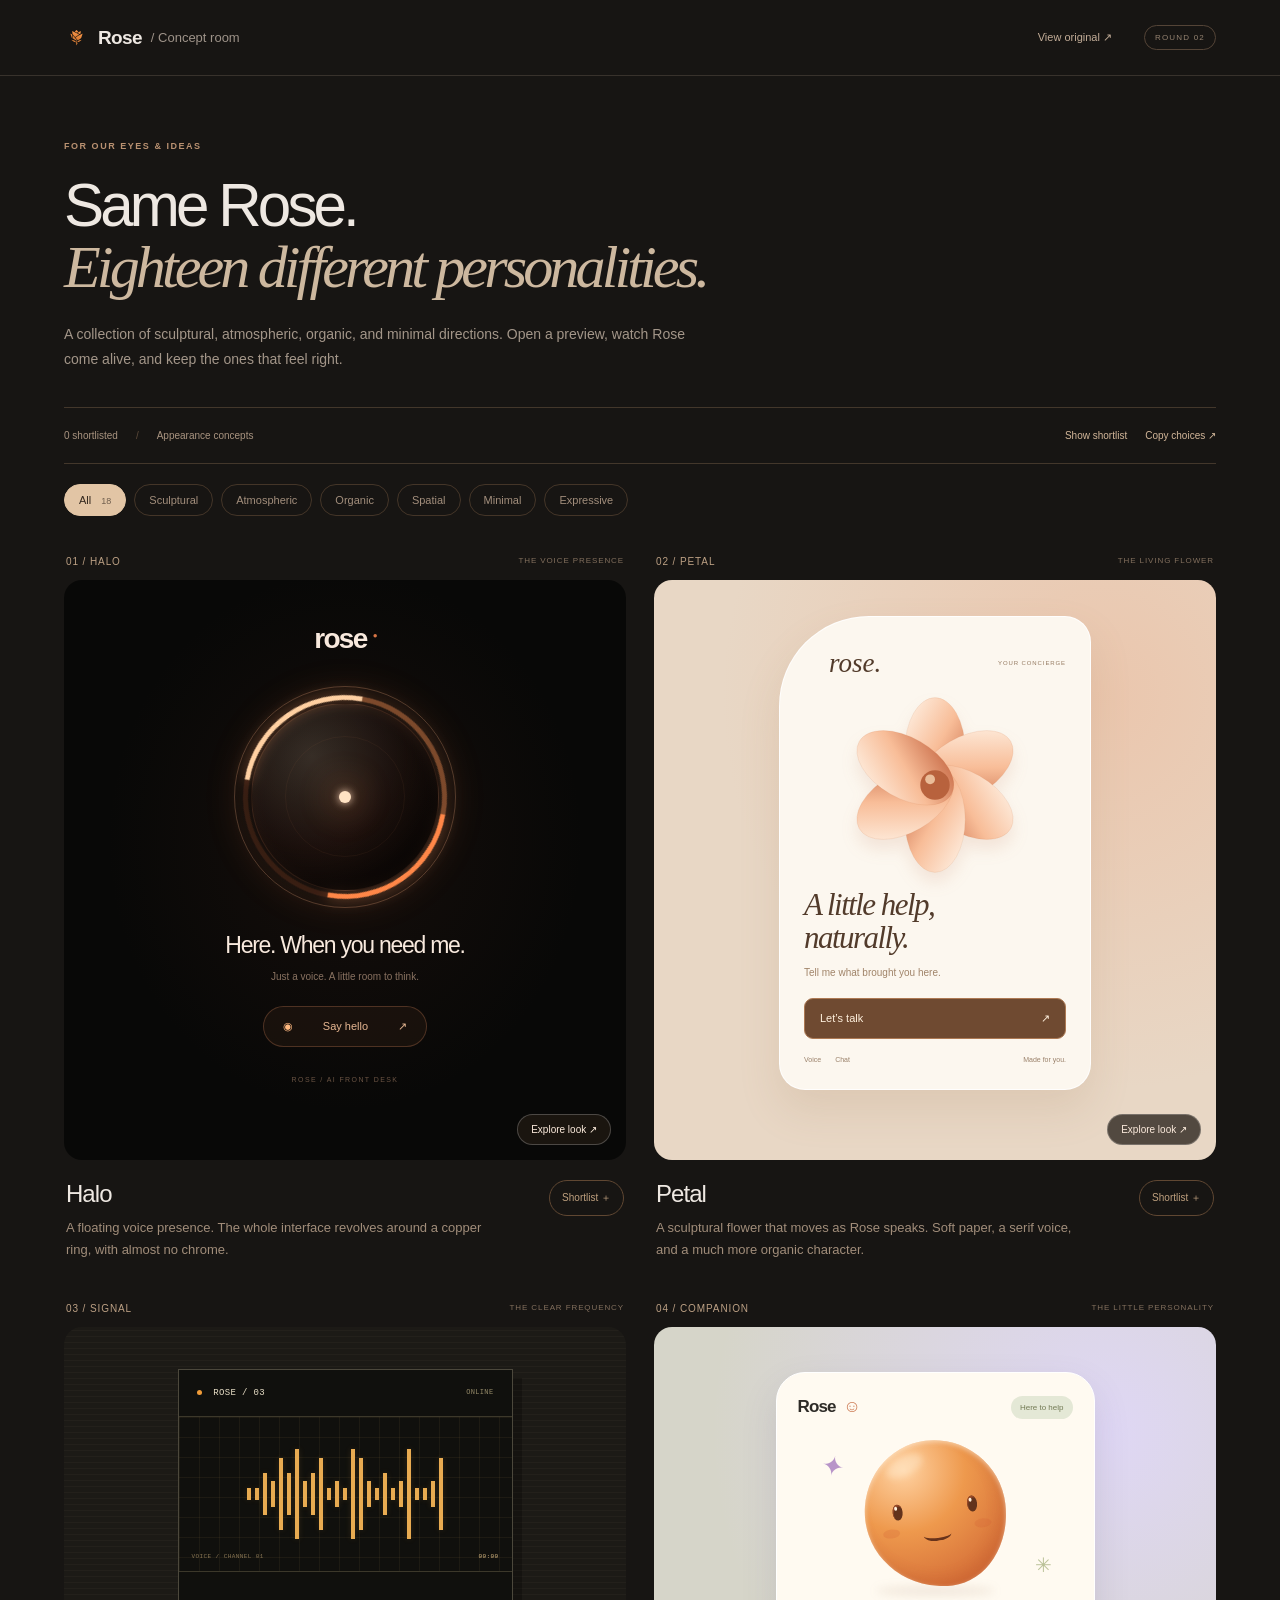
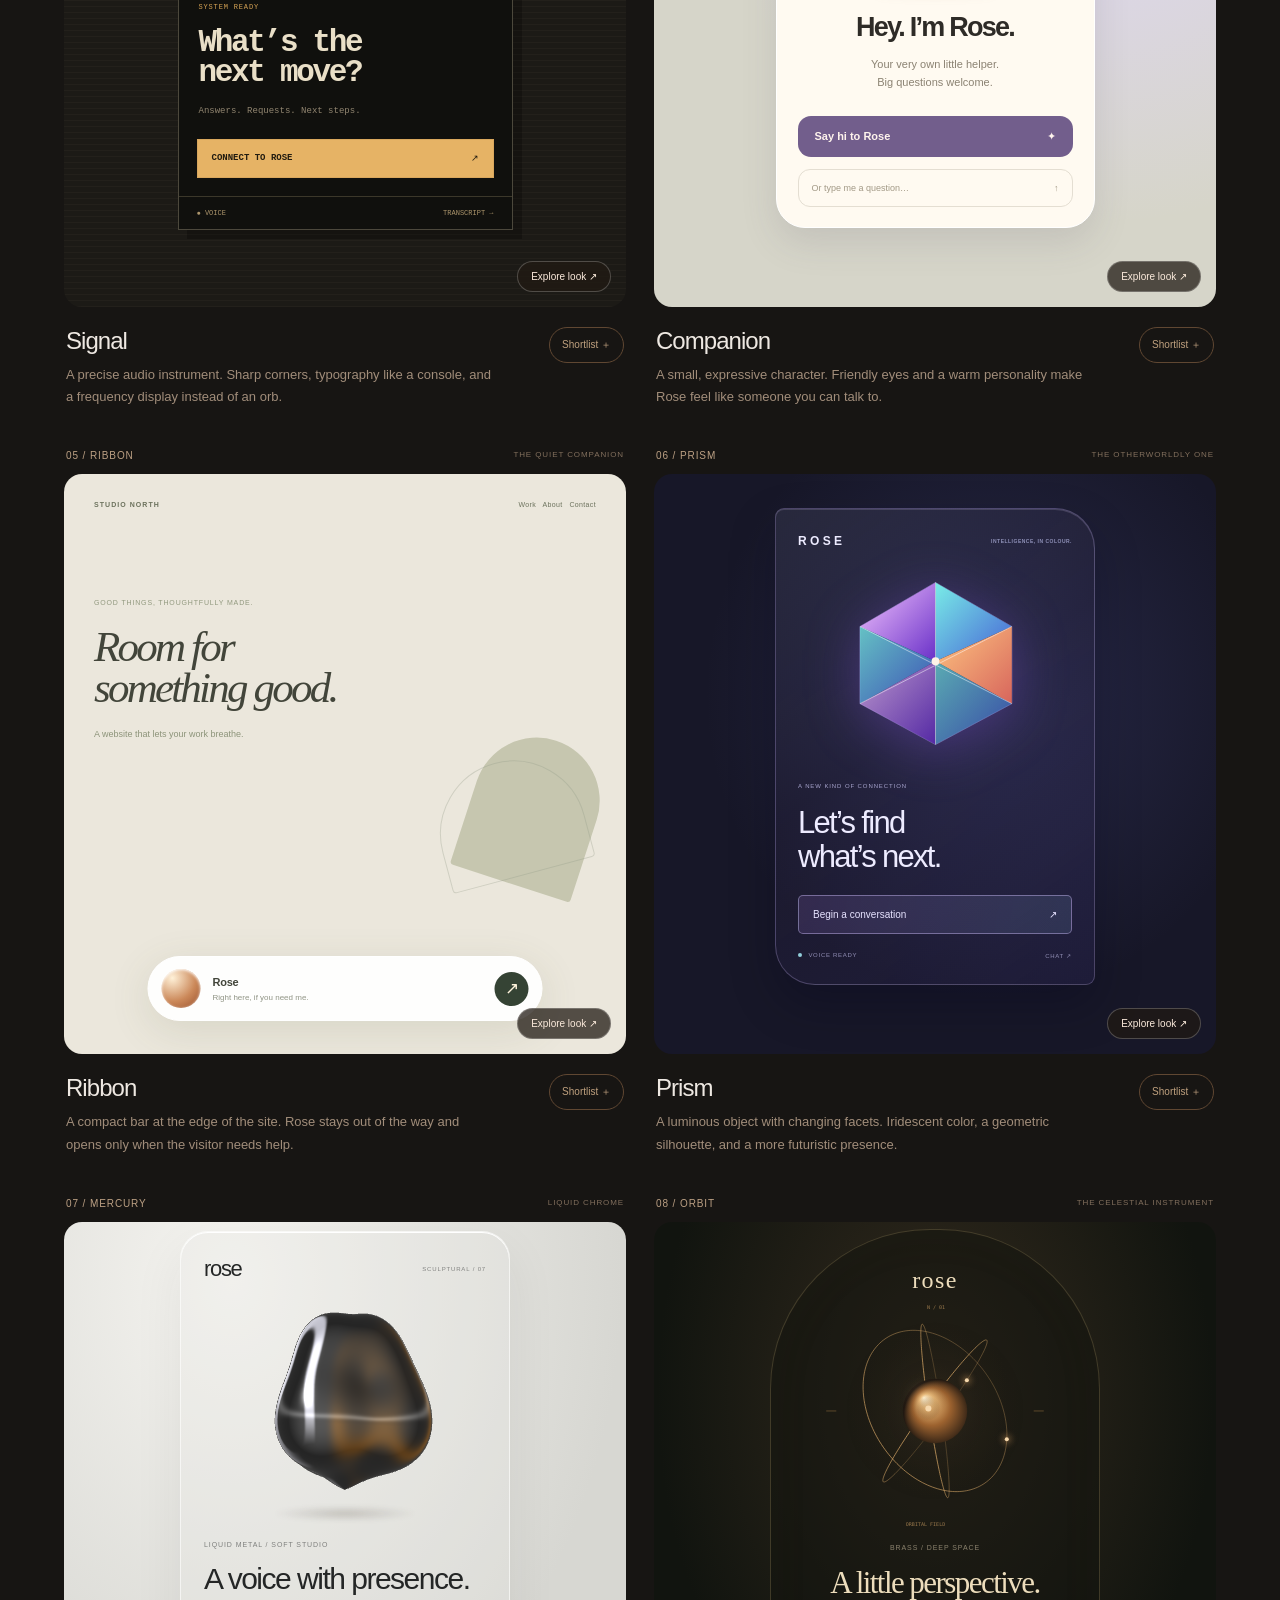
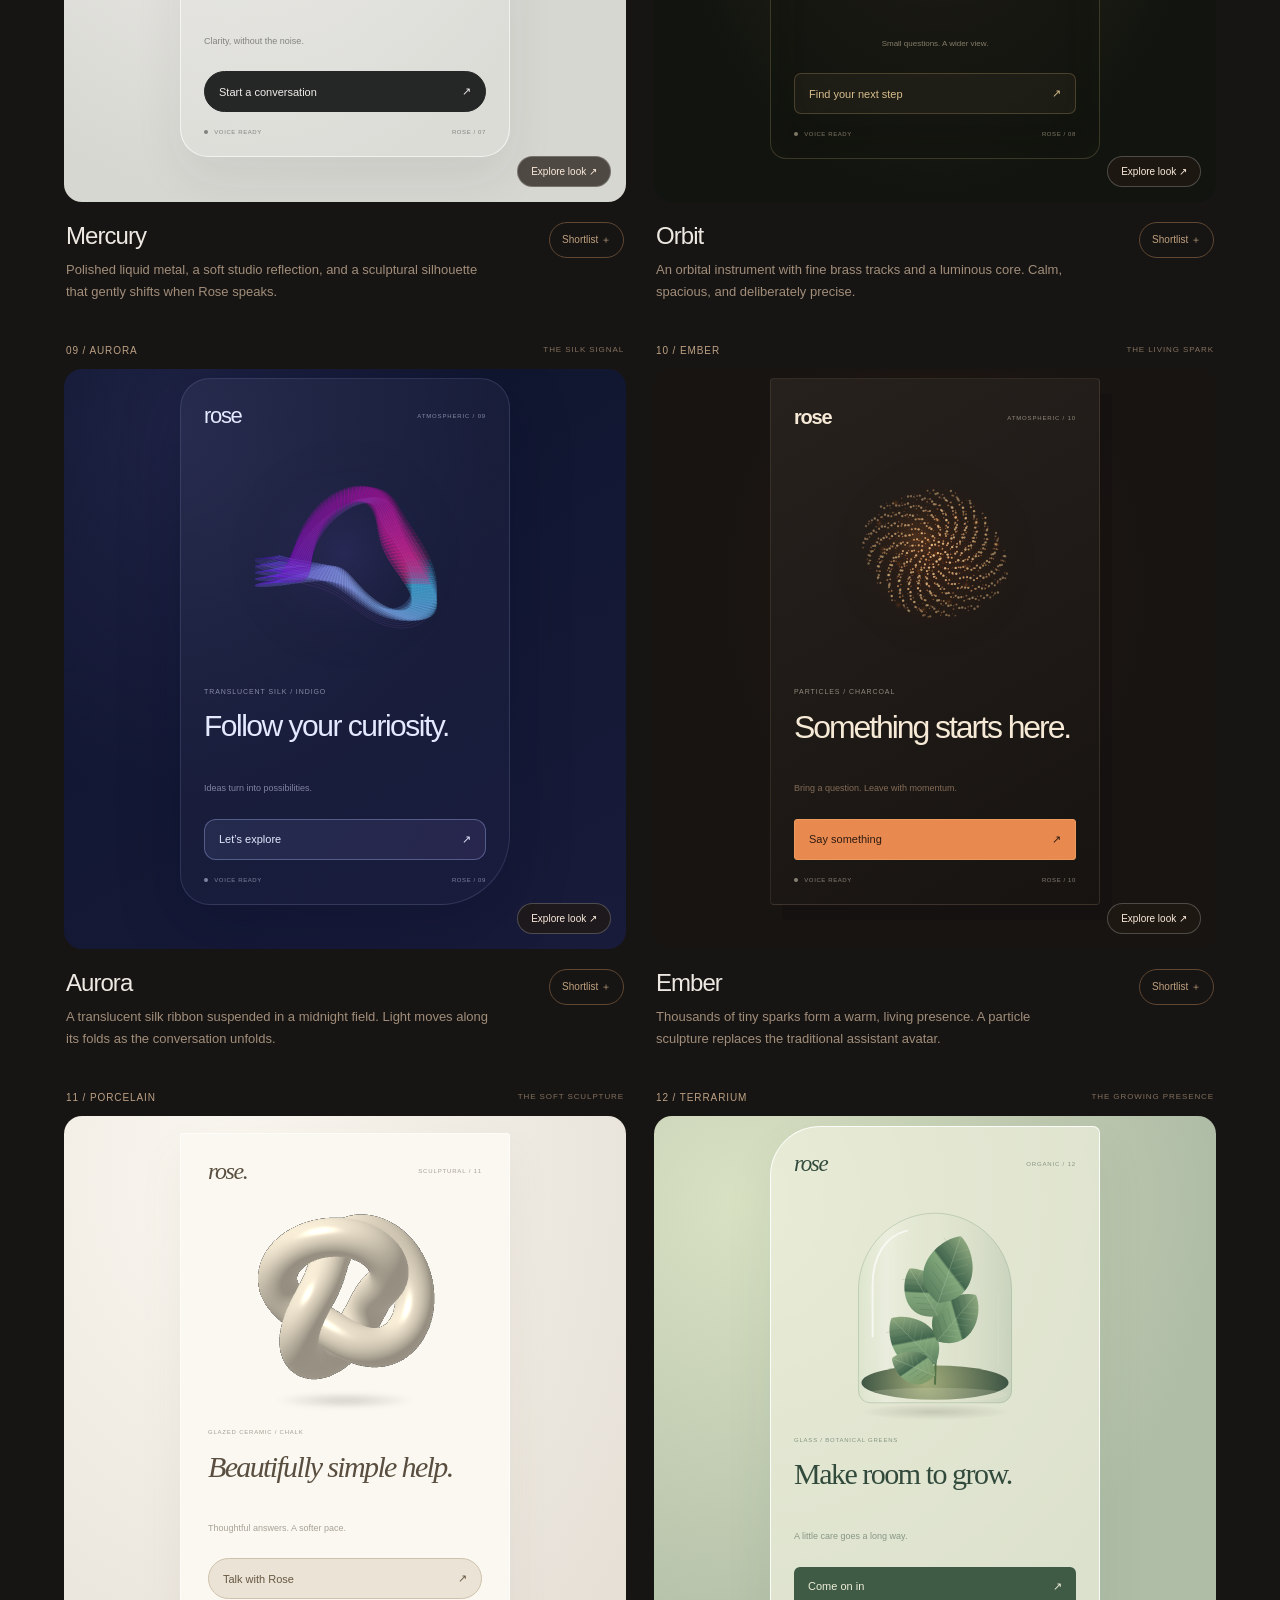
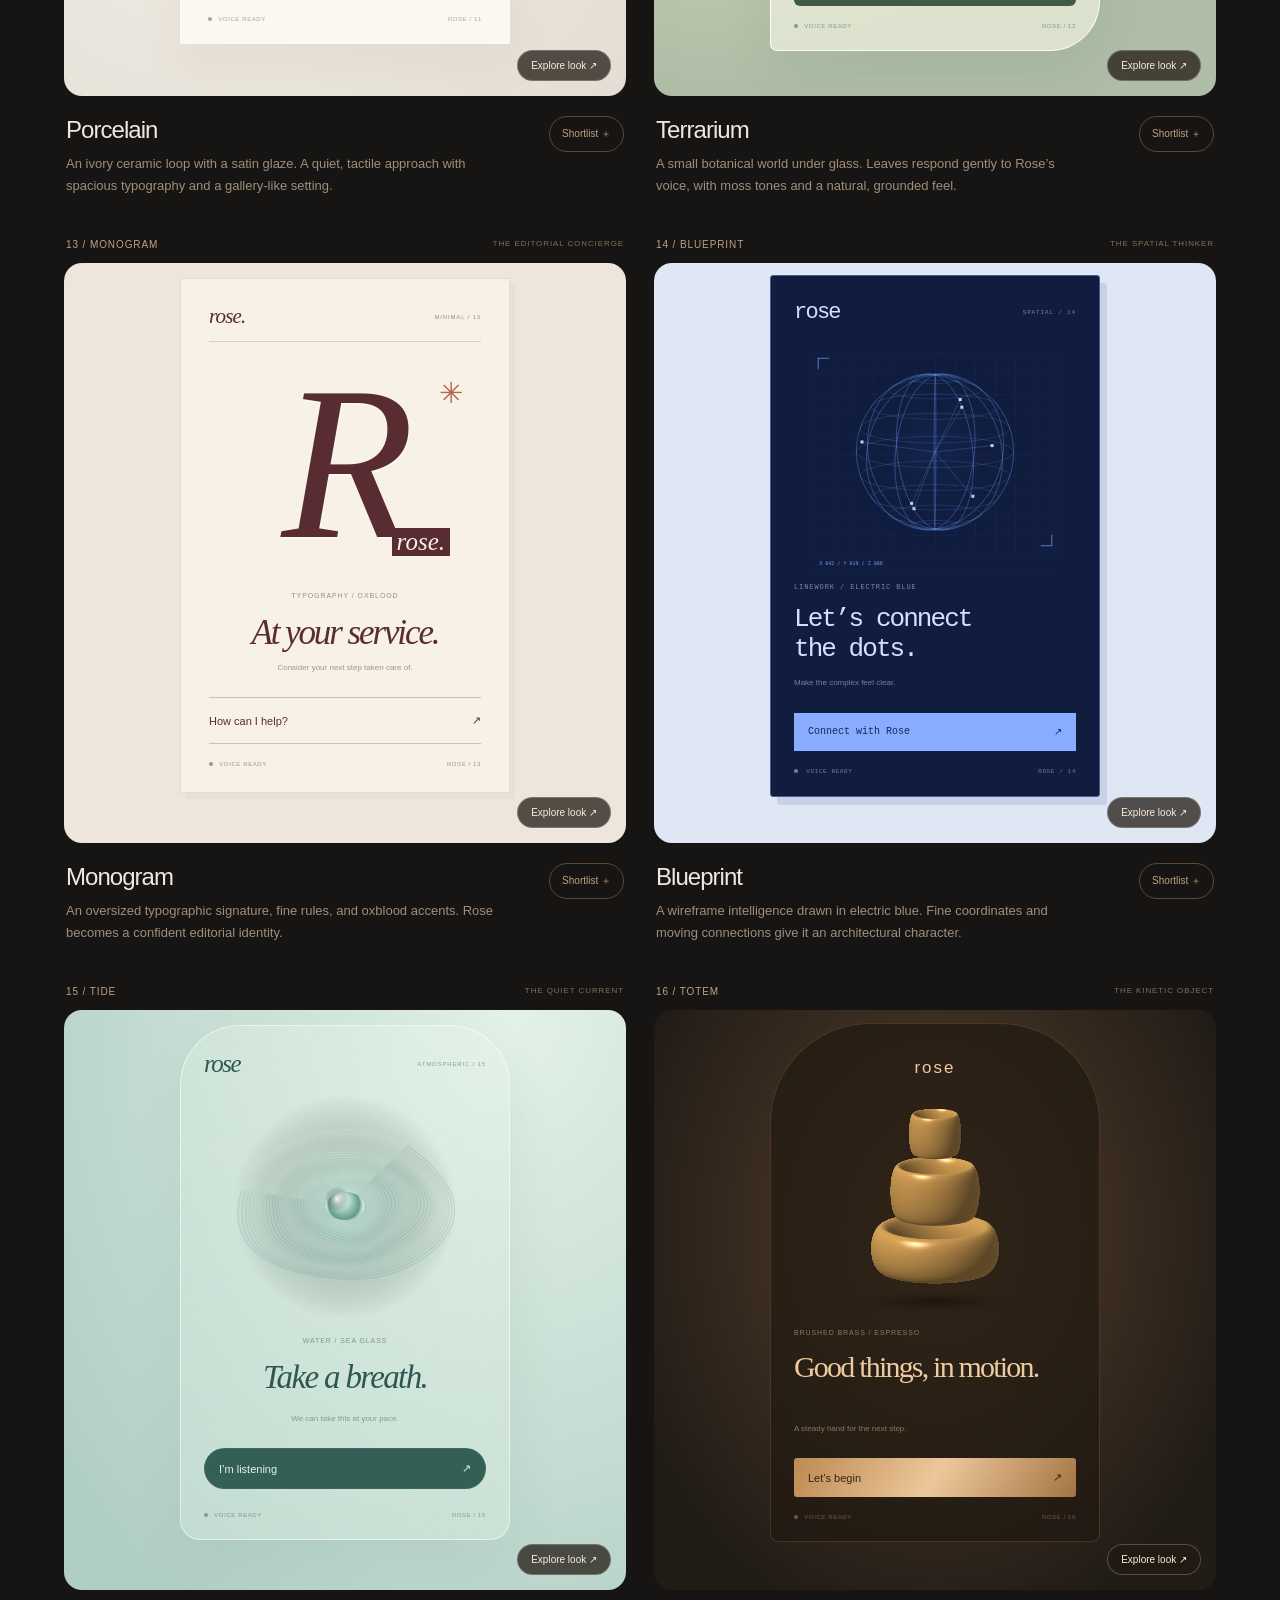
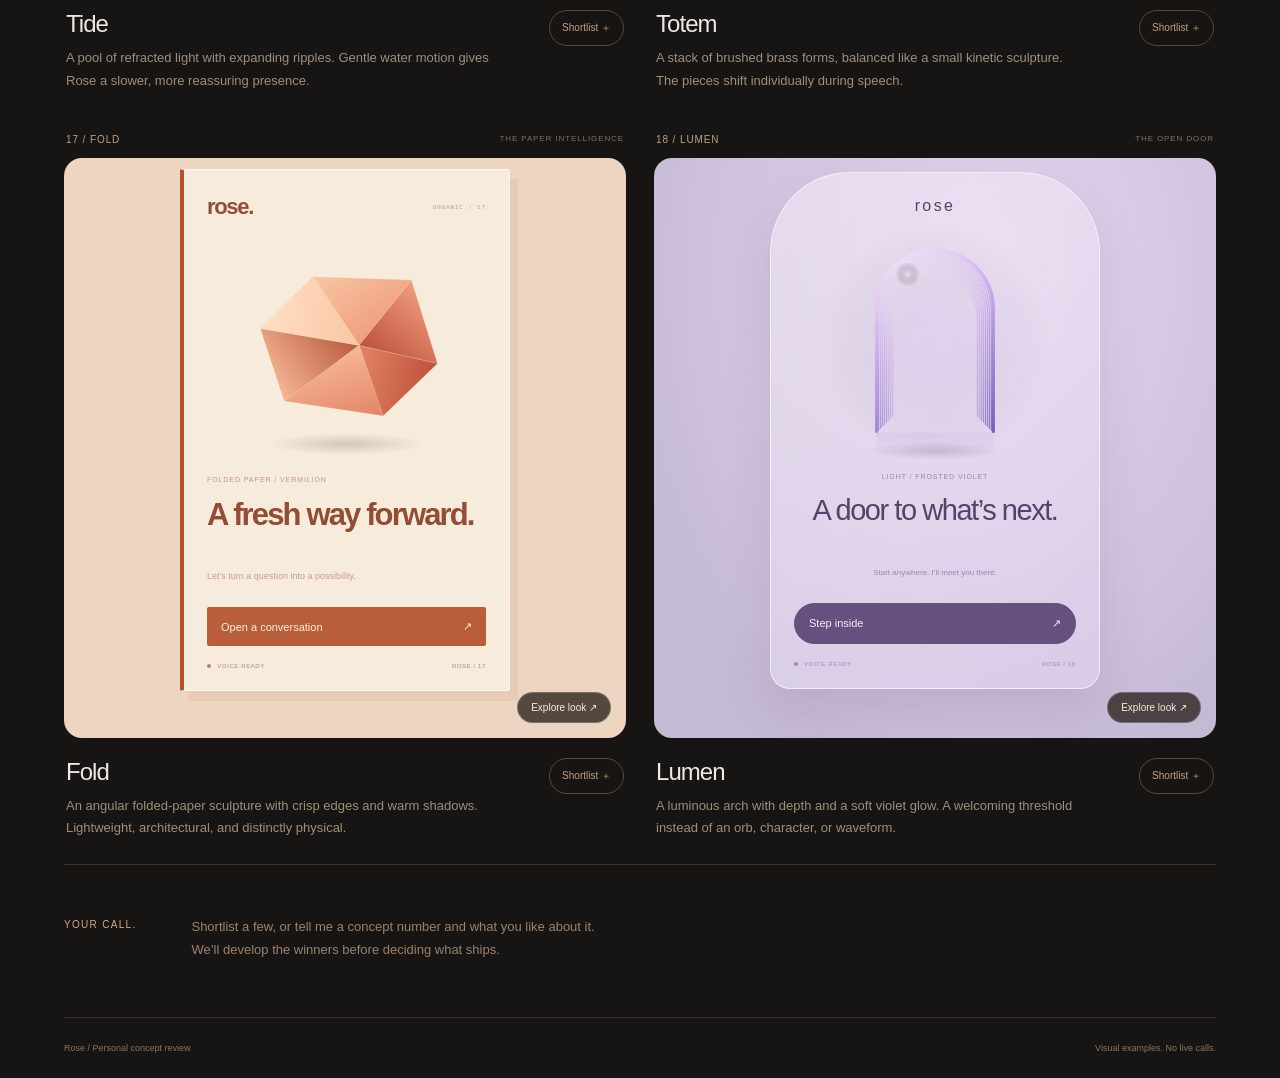
<file: index.html>
<!doctype html>
<html lang="en">
  <head>
    <meta charset="utf-8" />
    <meta name="viewport" content="width=device-width,initial-scale=1" />
    <meta name="theme-color" content="#171513" />
    <meta name="robots" content="noindex,nofollow" />
    <title>Rose / Concept Room</title>
    <link rel="icon" href="wildrose.png" />
    <link rel="stylesheet" href="concepts.css?v=2" />
  </head>
  <body>
    <header>
      <a class="brand" href="./"
        ><img src="wildrose.png" alt="" width="25" height="25" />Rose
        <span>/ Concept room</span></a
      >
      <div>
        <button id="reference-open" type="button">View original ↗</button
        ><span class="round-note">ROUND 02</span>
      </div>
    </header>
    <main>
      <div class="intro">
        <p class="eyebrow">FOR OUR EYES & IDEAS</p>
        <h1>Same Rose.<br /><em>Eighteen different personalities.</em></h1>
        <p>
          A collection of sculptural, atmospheric, organic, and minimal
          directions. Open a preview, watch Rose come alive, and keep the ones
          that feel right.
        </p>
      </div>
      <div class="review-bar">
        <div>
          <span id="shortlist-count">0 shortlisted</span
          ><span class="divider">/</span><span>Appearance concepts</span>
        </div>
        <div>
          <button id="filter" type="button" aria-pressed="false">
            Show shortlist</button
          ><button id="copy" type="button">Copy choices ↗</button>
        </div>
      </div>
      <div
        class="family-filters"
        role="group"
        aria-label="Filter concepts by direction"
      >
        <button data-family-filter="All" aria-pressed="true">
          All <span>18</span></button
        ><button data-family-filter="Sculptural" aria-pressed="false">
          Sculptural</button
        ><button data-family-filter="Atmospheric" aria-pressed="false">
          Atmospheric</button
        ><button data-family-filter="Organic" aria-pressed="false">
          Organic</button
        ><button data-family-filter="Spatial" aria-pressed="false">
          Spatial</button
        ><button data-family-filter="Minimal" aria-pressed="false">
          Minimal</button
        ><button data-family-filter="Expressive" aria-pressed="false">
          Expressive
        </button>
      </div>
      <p
        id="review-status"
        class="review-status"
        role="status"
        aria-live="polite"
      ></p>
      <div class="concept-grid">
        <article class="concept" data-concept="halo">
          <div class="concept-meta">
            <span>01 / HALO</span><span>THE VOICE PRESENCE</span>
          </div>
          <div class="stage stage-halo">
            <div class="halo-layout">
              <div class="halo-wordmark">rose<span>●</span></div>
              <div class="halo-ring">
                <div class="halo-center">
                  <span class="halo-core"></span><i></i>
                </div>
              </div>
              <h2 class="concept-status" data-idle="Here. When you need me.">
                Here. When you need me.
              </h2>
              <p>Just a voice. A little room to think.</p>
              <button
                class="concept-action halo-action"
                type="button"
                data-play
              >
                <span class="mic-icon" aria-hidden="true">◉</span> Say hello
                <span aria-hidden="true">↗</span>
              </button>
              <div class="halo-foot">ROSE / AI FRONT DESK</div>
            </div>
          </div>
          <div class="concept-description">
            <div>
              <h2>Halo</h2>
              <p>
                A floating voice presence. The whole interface revolves around a
                copper ring, with almost no chrome.
              </p>
            </div>
            <button class="shortlist" type="button" aria-pressed="false">
              Shortlist ＋
            </button>
          </div>
        </article>
        <article class="concept" data-concept="petal">
          <div class="concept-meta">
            <span>02 / PETAL</span><span>THE LIVING FLOWER</span>
          </div>
          <div class="stage stage-petal">
            <div class="petal-card">
              <div class="petal-top">
                <span>rose.</span><span>YOUR CONCIERGE</span>
              </div>
              <div class="petal-flower" aria-hidden="true">
                <svg viewBox="0 0 240 240">
                  <defs>
                    <linearGradient
                      id="petal-light"
                      x1="0"
                      y1="0"
                      x2="1"
                      y2="1"
                    >
                      <stop stop-color="#fff6eb" />
                      <stop offset=".5" stop-color="#f8bd98" />
                      <stop offset="1" stop-color="#bf5c38" />
                    </linearGradient>
                  </defs>
                  <g
                    fill="url(#petal-light)"
                    stroke="#c6784f"
                    stroke-opacity=".15"
                  >
                    <ellipse cx="120" cy="78" rx="37" ry="65" />
                    <ellipse
                      cx="120"
                      cy="78"
                      rx="37"
                      ry="65"
                      transform="rotate(60 120 120)"
                    />
                    <ellipse
                      cx="120"
                      cy="78"
                      rx="37"
                      ry="65"
                      transform="rotate(120 120 120)"
                    />
                    <ellipse
                      cx="120"
                      cy="78"
                      rx="37"
                      ry="65"
                      transform="rotate(180 120 120)"
                    />
                    <ellipse
                      cx="120"
                      cy="78"
                      rx="37"
                      ry="65"
                      transform="rotate(240 120 120)"
                    />
                    <ellipse
                      cx="120"
                      cy="78"
                      rx="37"
                      ry="65"
                      transform="rotate(300 120 120)"
                    />
                  </g>
                  <circle cx="120" cy="120" r="18" fill="#b8623d" />
                  <circle cx="114" cy="113" r="6" fill="#ffe4c1" opacity=".7" />
                </svg>
              </div>
              <h2 class="concept-status" data-idle="A little help, naturally.">
                A little help,<br />naturally.
              </h2>
              <p>Tell me what brought you here.</p>
              <button
                class="concept-action petal-action"
                type="button"
                data-play
              >
                Let’s talk <span aria-hidden="true">↗</span>
              </button>
              <div class="petal-footer">
                <span>Voice</span><span>Chat</span><span>Made for you.</span>
              </div>
            </div>
          </div>
          <div class="concept-description">
            <div>
              <h2>Petal</h2>
              <p>
                A sculptural flower that moves as Rose speaks. Soft paper, a
                serif voice, and a much more organic character.
              </p>
            </div>
            <button class="shortlist" type="button" aria-pressed="false">
              Shortlist ＋
            </button>
          </div>
        </article>
        <article class="concept" data-concept="signal">
          <div class="concept-meta">
            <span>03 / SIGNAL</span><span>THE CLEAR FREQUENCY</span>
          </div>
          <div class="stage stage-signal">
            <div class="signal-card">
              <div class="signal-top">
                <span><i></i> ROSE / 03</span><span>ONLINE</span>
              </div>
              <div class="signal-display">
                <div class="signal-grid" aria-hidden="true"></div>
                <div class="signal-bars" aria-hidden="true">
                  <i></i><i></i><i></i><i></i><i></i><i></i><i></i><i></i><i></i
                  ><i></i><i></i><i></i><i></i><i></i><i></i><i></i><i></i
                  ><i></i><i></i><i></i><i></i><i></i><i></i><i></i><i></i>
                </div>
                <span class="signal-coordinate">VOICE / CHANNEL 01</span
                ><span class="signal-time">00:00</span>
              </div>
              <div class="signal-copy">
                <span class="signal-label">SYSTEM READY</span>
                <h2 class="concept-status" data-idle="What’s the next move?">
                  What’s the<br />next move?
                </h2>
                <p>Answers. Requests. Next steps.</p>
              </div>
              <button
                class="concept-action signal-action"
                type="button"
                data-play
              >
                CONNECT TO ROSE <span aria-hidden="true">↗</span>
              </button>
              <div class="signal-bottom">
                <span>● VOICE</span><span>TRANSCRIPT →</span>
              </div>
            </div>
          </div>
          <div class="concept-description">
            <div>
              <h2>Signal</h2>
              <p>
                A precise audio instrument. Sharp corners, typography like a
                console, and a frequency display instead of an orb.
              </p>
            </div>
            <button class="shortlist" type="button" aria-pressed="false">
              Shortlist ＋
            </button>
          </div>
        </article>
        <article class="concept" data-concept="companion">
          <div class="concept-meta">
            <span>04 / COMPANION</span><span>THE LITTLE PERSONALITY</span>
          </div>
          <div class="stage stage-companion">
            <div class="companion-card">
              <div class="companion-top">
                <span>Rose <span>☺</span></span
                ><span class="companion-online">Here to help</span>
              </div>
              <div class="character-wrap">
                <span class="character-spark spark-one">✦</span
                ><span class="character-spark spark-two">✳</span>
                <div class="character">
                  <div class="character-shine"></div>
                  <div class="character-face">
                    <i class="eye"></i><i class="eye"></i
                    ><span class="smile"></span>
                  </div>
                  <span class="cheek cheek-one"></span
                  ><span class="cheek cheek-two"></span>
                </div>
                <span class="character-shadow"></span>
              </div>
              <h2 class="concept-status" data-idle="Hey. I’m Rose.">
                Hey. I’m Rose.
              </h2>
              <p>Your very own little helper.<br />Big questions welcome.</p>
              <button
                class="concept-action companion-action"
                type="button"
                data-play
              >
                Say hi to Rose <span aria-hidden="true">✦</span>
              </button>
              <div class="companion-chat">
                <span>Or type me a question…</span><span>↑</span>
              </div>
            </div>
          </div>
          <div class="concept-description">
            <div>
              <h2>Companion</h2>
              <p>
                A small, expressive character. Friendly eyes and a warm
                personality make Rose feel like someone you can talk to.
              </p>
            </div>
            <button class="shortlist" type="button" aria-pressed="false">
              Shortlist ＋
            </button>
          </div>
        </article>
        <article class="concept" data-concept="ribbon">
          <div class="concept-meta">
            <span>05 / RIBBON</span><span>THE QUIET COMPANION</span>
          </div>
          <div class="stage stage-ribbon">
            <div class="ribbon-site" aria-hidden="true">
              <div class="ribbon-site-nav">
                <span>STUDIO NORTH</span
                ><span>Work &nbsp; About &nbsp; Contact</span>
              </div>
              <div class="ribbon-site-copy">
                <span>GOOD THINGS, THOUGHTFULLY MADE.</span>
                <h3>Room for<br />something good.</h3>
                <p>A website that lets your work breathe.</p>
              </div>
              <div class="ribbon-site-art"><span></span><i></i></div>
            </div>
            <div class="ribbon-reply" hidden>
              <span>Rose</span>
              <p>Hi there. What can I help you with?</p>
            </div>
            <div class="ribbon-interface">
              <span class="ribbon-avatar" aria-hidden="true"></span>
              <div>
                <strong>Rose</strong
                ><span
                  class="concept-status"
                  data-idle="Right here, if you need me."
                  >Right here, if you need me.</span
                >
              </div>
              <button
                class="concept-action ribbon-action"
                type="button"
                data-play
                aria-label="Talk to Rose"
              >
                ↗
              </button>
            </div>
          </div>
          <div class="concept-description">
            <div>
              <h2>Ribbon</h2>
              <p>
                A compact bar at the edge of the site. Rose stays out of the way
                and opens only when the visitor needs help.
              </p>
            </div>
            <button class="shortlist" type="button" aria-pressed="false">
              Shortlist ＋
            </button>
          </div>
        </article>
        <article class="concept" data-concept="prism">
          <div class="concept-meta">
            <span>06 / PRISM</span><span>THE OTHERWORLDLY ONE</span>
          </div>
          <div class="stage stage-prism">
            <div class="prism-card">
              <div class="prism-top">
                <span>R O S E</span><span>INTELLIGENCE, IN COLOUR.</span>
              </div>
              <div class="prism-object" aria-hidden="true">
                <svg viewBox="0 0 260 230">
                  <defs>
                    <linearGradient id="prism-purple" x2="1" y2="1">
                      <stop stop-color="#f6c7ff" />
                      <stop offset="1" stop-color="#6930c8" />
                    </linearGradient>
                    <linearGradient id="prism-blue" x2="1" y2="1">
                      <stop stop-color="#79ede7" />
                      <stop offset="1" stop-color="#4661d5" />
                    </linearGradient>
                    <linearGradient id="prism-orange" x2="1" y2="1">
                      <stop stop-color="#ffc781" />
                      <stop offset="1" stop-color="#d7655c" />
                    </linearGradient>
                  </defs>
                  <path
                    d="M130 12 227 68 227 166 130 218 34 166 34 68Z"
                    fill="#141238"
                    stroke="#c7b9ff"
                    stroke-opacity=".5"
                  />
                  <path d="M130 12 130 112 34 68Z" fill="url(#prism-purple)" />
                  <path d="M130 12 227 68 130 112Z" fill="url(#prism-blue)" />
                  <path
                    d="M34 68 130 112 34 166Z"
                    fill="url(#prism-blue)"
                    opacity=".8"
                  />
                  <path
                    d="M227 68 227 166 130 112Z"
                    fill="url(#prism-orange)"
                  />
                  <path
                    d="M34 166 130 112 130 218Z"
                    fill="url(#prism-purple)"
                    opacity=".75"
                  />
                  <path
                    d="M130 112 227 166 130 218Z"
                    fill="url(#prism-blue)"
                    opacity=".7"
                  />
                  <g stroke="#ffffff9c" fill="none">
                    <path d="M130 12v206M34 68 227 166M34 166 227 68" />
                  </g>
                  <circle cx="130" cy="112" r="5" fill="#fff3e7" />
                </svg>
              </div>
              <span class="prism-kicker">A NEW KIND OF CONNECTION</span>
              <h2 class="concept-status" data-idle="Let’s find what’s next.">
                Let’s find<br />what’s next.
              </h2>
              <button
                class="concept-action prism-action"
                type="button"
                data-play
              >
                Begin a conversation <span aria-hidden="true">↗</span>
              </button>
              <div class="prism-footer">
                <span><i></i> VOICE READY</span><span>CHAT ↗</span>
              </div>
            </div>
          </div>
          <div class="concept-description">
            <div>
              <h2>Prism</h2>
              <p>
                A luminous object with changing facets. Iridescent color, a
                geometric silhouette, and a more futuristic presence.
              </p>
            </div>
            <button class="shortlist" type="button" aria-pressed="false">
              Shortlist ＋
            </button>
          </div>
        </article>

        <article
          class="concept concept-new"
          data-concept="mercury"
          data-family="Sculptural"
          data-material="Liquid metal / Soft studio"
        >
          <div class="concept-meta">
            <span>07 / MERCURY</span><span>LIQUID CHROME</span>
          </div>
          <div class="stage stage-mercury">
            <div class="design-card mercury-card">
              <div class="design-top">
                <span>rose</span><span>SCULPTURAL / 07</span>
              </div>
              <div class="object-frame">
                <canvas
                  class="object-canvas"
                  data-object="mercury"
                  width="560"
                  height="480"
                  aria-hidden="true"
                ></canvas>
              </div>
              <div class="design-copy">
                <span class="design-kicker">LIQUID METAL / SOFT STUDIO</span>
                <h2 class="concept-status">A voice with presence.</h2>
                <p>Clarity, without the noise.</p>
              </div>
              <button
                class="concept-action design-action"
                type="button"
                data-play
              >
                Start a conversation<span aria-hidden="true">↗</span>
              </button>
              <div class="design-bottom">
                <span><i></i> VOICE READY</span><span>ROSE / 07</span>
              </div>
            </div>
          </div>
          <div class="concept-description">
            <div>
              <h2>Mercury</h2>
              <p>
                Polished liquid metal, a soft studio reflection, and a
                sculptural silhouette that gently shifts when Rose speaks.
              </p>
            </div>
            <button class="shortlist" type="button" aria-pressed="false">
              Shortlist ＋
            </button>
          </div>
        </article>
        <article
          class="concept concept-new"
          data-concept="orbit"
          data-family="Spatial"
          data-material="Brass / Deep space"
        >
          <div class="concept-meta">
            <span>08 / ORBIT</span><span>THE CELESTIAL INSTRUMENT</span>
          </div>
          <div class="stage stage-orbit">
            <div class="design-card orbit-card">
              <div class="design-top">
                <span>rose</span><span>SPATIAL / 08</span>
              </div>
              <div class="object-frame">
                <canvas
                  class="object-canvas"
                  data-object="orbit"
                  width="560"
                  height="480"
                  aria-hidden="true"
                ></canvas>
              </div>
              <div class="design-copy">
                <span class="design-kicker">BRASS / DEEP SPACE</span>
                <h2 class="concept-status">A little perspective.</h2>
                <p>Small questions. A wider view.</p>
              </div>
              <button
                class="concept-action design-action"
                type="button"
                data-play
              >
                Find your next step<span aria-hidden="true">↗</span>
              </button>
              <div class="design-bottom">
                <span><i></i> VOICE READY</span><span>ROSE / 08</span>
              </div>
            </div>
          </div>
          <div class="concept-description">
            <div>
              <h2>Orbit</h2>
              <p>
                An orbital instrument with fine brass tracks and a luminous
                core. Calm, spacious, and deliberately precise.
              </p>
            </div>
            <button class="shortlist" type="button" aria-pressed="false">
              Shortlist ＋
            </button>
          </div>
        </article>
        <article
          class="concept concept-new"
          data-concept="aurora"
          data-family="Atmospheric"
          data-material="Translucent silk / Indigo"
        >
          <div class="concept-meta">
            <span>09 / AURORA</span><span>THE SILK SIGNAL</span>
          </div>
          <div class="stage stage-aurora">
            <div class="design-card aurora-card">
              <div class="design-top">
                <span>rose</span><span>ATMOSPHERIC / 09</span>
              </div>
              <div class="object-frame">
                <canvas
                  class="object-canvas"
                  data-object="aurora"
                  width="560"
                  height="480"
                  aria-hidden="true"
                ></canvas>
              </div>
              <div class="design-copy">
                <span class="design-kicker">TRANSLUCENT SILK / INDIGO</span>
                <h2 class="concept-status">Follow your curiosity.</h2>
                <p>Ideas turn into possibilities.</p>
              </div>
              <button
                class="concept-action design-action"
                type="button"
                data-play
              >
                Let’s explore<span aria-hidden="true">↗</span>
              </button>
              <div class="design-bottom">
                <span><i></i> VOICE READY</span><span>ROSE / 09</span>
              </div>
            </div>
          </div>
          <div class="concept-description">
            <div>
              <h2>Aurora</h2>
              <p>
                A translucent silk ribbon suspended in a midnight field. Light
                moves along its folds as the conversation unfolds.
              </p>
            </div>
            <button class="shortlist" type="button" aria-pressed="false">
              Shortlist ＋
            </button>
          </div>
        </article>
        <article
          class="concept concept-new"
          data-concept="ember"
          data-family="Atmospheric"
          data-material="Particles / Charcoal"
        >
          <div class="concept-meta">
            <span>10 / EMBER</span><span>THE LIVING SPARK</span>
          </div>
          <div class="stage stage-ember">
            <div class="design-card ember-card">
              <div class="design-top">
                <span>rose</span><span>ATMOSPHERIC / 10</span>
              </div>
              <div class="object-frame">
                <canvas
                  class="object-canvas"
                  data-object="ember"
                  width="560"
                  height="480"
                  aria-hidden="true"
                ></canvas>
              </div>
              <div class="design-copy">
                <span class="design-kicker">PARTICLES / CHARCOAL</span>
                <h2 class="concept-status">Something starts here.</h2>
                <p>Bring a question. Leave with momentum.</p>
              </div>
              <button
                class="concept-action design-action"
                type="button"
                data-play
              >
                Say something<span aria-hidden="true">↗</span>
              </button>
              <div class="design-bottom">
                <span><i></i> VOICE READY</span><span>ROSE / 10</span>
              </div>
            </div>
          </div>
          <div class="concept-description">
            <div>
              <h2>Ember</h2>
              <p>
                Thousands of tiny sparks form a warm, living presence. A
                particle sculpture replaces the traditional assistant avatar.
              </p>
            </div>
            <button class="shortlist" type="button" aria-pressed="false">
              Shortlist ＋
            </button>
          </div>
        </article>
        <article
          class="concept concept-new"
          data-concept="porcelain"
          data-family="Sculptural"
          data-material="Glazed ceramic / Chalk"
        >
          <div class="concept-meta">
            <span>11 / PORCELAIN</span><span>THE SOFT SCULPTURE</span>
          </div>
          <div class="stage stage-porcelain">
            <div class="design-card porcelain-card">
              <div class="design-top">
                <span>rose.</span><span>SCULPTURAL / 11</span>
              </div>
              <div class="object-frame">
                <canvas
                  class="object-canvas"
                  data-object="porcelain"
                  width="560"
                  height="480"
                  aria-hidden="true"
                ></canvas>
              </div>
              <div class="design-copy">
                <span class="design-kicker">GLAZED CERAMIC / CHALK</span>
                <h2 class="concept-status">Beautifully simple help.</h2>
                <p>Thoughtful answers. A softer pace.</p>
              </div>
              <button
                class="concept-action design-action"
                type="button"
                data-play
              >
                Talk with Rose<span aria-hidden="true">↗</span>
              </button>
              <div class="design-bottom">
                <span><i></i> VOICE READY</span><span>ROSE / 11</span>
              </div>
            </div>
          </div>
          <div class="concept-description">
            <div>
              <h2>Porcelain</h2>
              <p>
                An ivory ceramic loop with a satin glaze. A quiet, tactile
                approach with spacious typography and a gallery-like setting.
              </p>
            </div>
            <button class="shortlist" type="button" aria-pressed="false">
              Shortlist ＋
            </button>
          </div>
        </article>
        <article
          class="concept concept-new"
          data-concept="terrarium"
          data-family="Organic"
          data-material="Glass / Botanical greens"
        >
          <div class="concept-meta">
            <span>12 / TERRARIUM</span><span>THE GROWING PRESENCE</span>
          </div>
          <div class="stage stage-terrarium">
            <div class="design-card terrarium-card">
              <div class="design-top">
                <span>rose</span><span>ORGANIC / 12</span>
              </div>
              <div class="object-frame">
                <canvas
                  class="object-canvas"
                  data-object="terrarium"
                  width="560"
                  height="480"
                  aria-hidden="true"
                ></canvas>
              </div>
              <div class="design-copy">
                <span class="design-kicker">GLASS / BOTANICAL GREENS</span>
                <h2 class="concept-status">Make room to grow.</h2>
                <p>A little care goes a long way.</p>
              </div>
              <button
                class="concept-action design-action"
                type="button"
                data-play
              >
                Come on in<span aria-hidden="true">↗</span>
              </button>
              <div class="design-bottom">
                <span><i></i> VOICE READY</span><span>ROSE / 12</span>
              </div>
            </div>
          </div>
          <div class="concept-description">
            <div>
              <h2>Terrarium</h2>
              <p>
                A small botanical world under glass. Leaves respond gently to
                Rose’s voice, with moss tones and a natural, grounded feel.
              </p>
            </div>
            <button class="shortlist" type="button" aria-pressed="false">
              Shortlist ＋
            </button>
          </div>
        </article>
        <article
          class="concept concept-new"
          data-concept="monogram"
          data-family="Minimal"
          data-material="Typography / Oxblood"
        >
          <div class="concept-meta">
            <span>13 / MONOGRAM</span><span>THE EDITORIAL CONCIERGE</span>
          </div>
          <div class="stage stage-monogram">
            <div class="design-card monogram-card">
              <div class="design-top">
                <span>rose.</span><span>MINIMAL / 13</span>
              </div>
              <div class="object-frame">
                <div class="monogram-object" aria-hidden="true">
                  <span>R</span><i>rose.</i><b>✳</b>
                </div>
              </div>
              <div class="design-copy">
                <span class="design-kicker">TYPOGRAPHY / OXBLOOD</span>
                <h2 class="concept-status">At your service.</h2>
                <p>Consider your next step taken care of.</p>
              </div>
              <button
                class="concept-action design-action"
                type="button"
                data-play
              >
                How can I help?<span aria-hidden="true">↗</span>
              </button>
              <div class="design-bottom">
                <span><i></i> VOICE READY</span><span>ROSE / 13</span>
              </div>
            </div>
          </div>
          <div class="concept-description">
            <div>
              <h2>Monogram</h2>
              <p>
                An oversized typographic signature, fine rules, and oxblood
                accents. Rose becomes a confident editorial identity.
              </p>
            </div>
            <button class="shortlist" type="button" aria-pressed="false">
              Shortlist ＋
            </button>
          </div>
        </article>
        <article
          class="concept concept-new"
          data-concept="blueprint"
          data-family="Spatial"
          data-material="Linework / Electric blue"
        >
          <div class="concept-meta">
            <span>14 / BLUEPRINT</span><span>THE SPATIAL THINKER</span>
          </div>
          <div class="stage stage-blueprint">
            <div class="design-card blueprint-card">
              <div class="design-top">
                <span>rose</span><span>SPATIAL / 14</span>
              </div>
              <div class="object-frame">
                <canvas
                  class="object-canvas"
                  data-object="blueprint"
                  width="560"
                  height="480"
                  aria-hidden="true"
                ></canvas>
              </div>
              <div class="design-copy">
                <span class="design-kicker">LINEWORK / ELECTRIC BLUE</span>
                <h2 class="concept-status">Let’s connect the dots.</h2>
                <p>Make the complex feel clear.</p>
              </div>
              <button
                class="concept-action design-action"
                type="button"
                data-play
              >
                Connect with Rose<span aria-hidden="true">↗</span>
              </button>
              <div class="design-bottom">
                <span><i></i> VOICE READY</span><span>ROSE / 14</span>
              </div>
            </div>
          </div>
          <div class="concept-description">
            <div>
              <h2>Blueprint</h2>
              <p>
                A wireframe intelligence drawn in electric blue. Fine
                coordinates and moving connections give it an architectural
                character.
              </p>
            </div>
            <button class="shortlist" type="button" aria-pressed="false">
              Shortlist ＋
            </button>
          </div>
        </article>
        <article
          class="concept concept-new"
          data-concept="tide"
          data-family="Atmospheric"
          data-material="Water / Sea glass"
        >
          <div class="concept-meta">
            <span>15 / TIDE</span><span>THE QUIET CURRENT</span>
          </div>
          <div class="stage stage-tide">
            <div class="design-card tide-card">
              <div class="design-top">
                <span>rose</span><span>ATMOSPHERIC / 15</span>
              </div>
              <div class="object-frame">
                <canvas
                  class="object-canvas"
                  data-object="tide"
                  width="560"
                  height="480"
                  aria-hidden="true"
                ></canvas>
              </div>
              <div class="design-copy">
                <span class="design-kicker">WATER / SEA GLASS</span>
                <h2 class="concept-status">Take a breath.</h2>
                <p>We can take this at your pace.</p>
              </div>
              <button
                class="concept-action design-action"
                type="button"
                data-play
              >
                I’m listening<span aria-hidden="true">↗</span>
              </button>
              <div class="design-bottom">
                <span><i></i> VOICE READY</span><span>ROSE / 15</span>
              </div>
            </div>
          </div>
          <div class="concept-description">
            <div>
              <h2>Tide</h2>
              <p>
                A pool of refracted light with expanding ripples. Gentle water
                motion gives Rose a slower, more reassuring presence.
              </p>
            </div>
            <button class="shortlist" type="button" aria-pressed="false">
              Shortlist ＋
            </button>
          </div>
        </article>
        <article
          class="concept concept-new"
          data-concept="totem"
          data-family="Sculptural"
          data-material="Brushed brass / Espresso"
        >
          <div class="concept-meta">
            <span>16 / TOTEM</span><span>THE KINETIC OBJECT</span>
          </div>
          <div class="stage stage-totem">
            <div class="design-card totem-card">
              <div class="design-top">
                <span>rose</span><span>SCULPTURAL / 16</span>
              </div>
              <div class="object-frame">
                <canvas
                  class="object-canvas"
                  data-object="totem"
                  width="560"
                  height="480"
                  aria-hidden="true"
                ></canvas>
              </div>
              <div class="design-copy">
                <span class="design-kicker">BRUSHED BRASS / ESPRESSO</span>
                <h2 class="concept-status">Good things, in motion.</h2>
                <p>A steady hand for the next step.</p>
              </div>
              <button
                class="concept-action design-action"
                type="button"
                data-play
              >
                Let’s begin<span aria-hidden="true">↗</span>
              </button>
              <div class="design-bottom">
                <span><i></i> VOICE READY</span><span>ROSE / 16</span>
              </div>
            </div>
          </div>
          <div class="concept-description">
            <div>
              <h2>Totem</h2>
              <p>
                A stack of brushed brass forms, balanced like a small kinetic
                sculpture. The pieces shift individually during speech.
              </p>
            </div>
            <button class="shortlist" type="button" aria-pressed="false">
              Shortlist ＋
            </button>
          </div>
        </article>
        <article
          class="concept concept-new"
          data-concept="fold"
          data-family="Organic"
          data-material="Folded paper / Vermilion"
        >
          <div class="concept-meta">
            <span>17 / FOLD</span><span>THE PAPER INTELLIGENCE</span>
          </div>
          <div class="stage stage-fold">
            <div class="design-card fold-card">
              <div class="design-top">
                <span>rose.</span><span>ORGANIC / 17</span>
              </div>
              <div class="object-frame">
                <canvas
                  class="object-canvas"
                  data-object="fold"
                  width="560"
                  height="480"
                  aria-hidden="true"
                ></canvas>
              </div>
              <div class="design-copy">
                <span class="design-kicker">FOLDED PAPER / VERMILION</span>
                <h2 class="concept-status">A fresh way forward.</h2>
                <p>Let’s turn a question into a possibility.</p>
              </div>
              <button
                class="concept-action design-action"
                type="button"
                data-play
              >
                Open a conversation<span aria-hidden="true">↗</span>
              </button>
              <div class="design-bottom">
                <span><i></i> VOICE READY</span><span>ROSE / 17</span>
              </div>
            </div>
          </div>
          <div class="concept-description">
            <div>
              <h2>Fold</h2>
              <p>
                An angular folded-paper sculpture with crisp edges and warm
                shadows. Lightweight, architectural, and distinctly physical.
              </p>
            </div>
            <button class="shortlist" type="button" aria-pressed="false">
              Shortlist ＋
            </button>
          </div>
        </article>
        <article
          class="concept concept-new"
          data-concept="lumen"
          data-family="Minimal"
          data-material="Light / Frosted violet"
        >
          <div class="concept-meta">
            <span>18 / LUMEN</span><span>THE OPEN DOOR</span>
          </div>
          <div class="stage stage-lumen">
            <div class="design-card lumen-card">
              <div class="design-top">
                <span>rose</span><span>MINIMAL / 18</span>
              </div>
              <div class="object-frame">
                <canvas
                  class="object-canvas"
                  data-object="lumen"
                  width="560"
                  height="480"
                  aria-hidden="true"
                ></canvas>
              </div>
              <div class="design-copy">
                <span class="design-kicker">LIGHT / FROSTED VIOLET</span>
                <h2 class="concept-status">A door to what’s next.</h2>
                <p>Start anywhere. I’ll meet you there.</p>
              </div>
              <button
                class="concept-action design-action"
                type="button"
                data-play
              >
                Step inside<span aria-hidden="true">↗</span>
              </button>
              <div class="design-bottom">
                <span><i></i> VOICE READY</span><span>ROSE / 18</span>
              </div>
            </div>
          </div>
          <div class="concept-description">
            <div>
              <h2>Lumen</h2>
              <p>
                A luminous arch with depth and a soft violet glow. A welcoming
                threshold instead of an orb, character, or waveform.
              </p>
            </div>
            <button class="shortlist" type="button" aria-pressed="false">
              Shortlist ＋
            </button>
          </div>
        </article>
      </div>
      <div class="empty-shortlist" id="empty-shortlist" hidden>
        No concepts in this view. Try another direction or shortlist a few
        favourites.
      </div>
      <div class="closing-note">
        <span>YOUR CALL.</span>
        <p>
          Shortlist a few, or tell me a concept number and what you like about
          it.<br />We’ll develop the winners before deciding what ships.
        </p>
      </div>
    </main>
    <footer>
      <span>Rose / Personal concept review</span
      ><span>Visual examples. No live calls.</span>
    </footer>
    <dialog id="original" aria-labelledby="reference-title">
      <div class="dialog-head">
        <div>
          <span class="eyebrow">THE ORIGINAL</span>
          <h2 id="reference-title">Smoky glass. Copper orb.</h2>
        </div>
        <button
          id="reference-close"
          type="button"
          aria-label="Close original reference"
        >
          ×
        </button>
      </div>
      <img
        src="assets/reference-square.jpg"
        alt="Your original Rose design with a smoky glass panel and a copper orb"
      />
    </dialog>
    <dialog id="concept-detail" aria-labelledby="detail-title">
      <div class="detail-head">
        <div>
          <span class="eyebrow" id="detail-number"></span>
          <h2 id="detail-title"></h2>
        </div>
        <button
          id="detail-close"
          type="button"
          aria-label="Close concept preview"
        >
          ×
        </button>
      </div>
      <div id="detail-stage"></div>
      <div
        class="detail-controls"
        role="group"
        aria-label="Preview voice state"
      >
        <button data-preview-state="idle" aria-pressed="true">Idle</button
        ><button data-preview-state="listening" aria-pressed="false">
          Listening</button
        ><button data-preview-state="speaking" aria-pressed="false">
          Speaking
        </button>
      </div>
      <div class="detail-notes">
        <p id="detail-description"></p>
        <button id="detail-shortlist" type="button" aria-pressed="false">
          Shortlist ＋
        </button>
      </div>
      <p class="detail-caption">
        Appearance & motion study · Simulated conversation
      </p>
    </dialog>
    <script src="objects.js?v=2"></script>
    <script src="concepts.js?v=2"></script>
  </body>
</html>
</file>
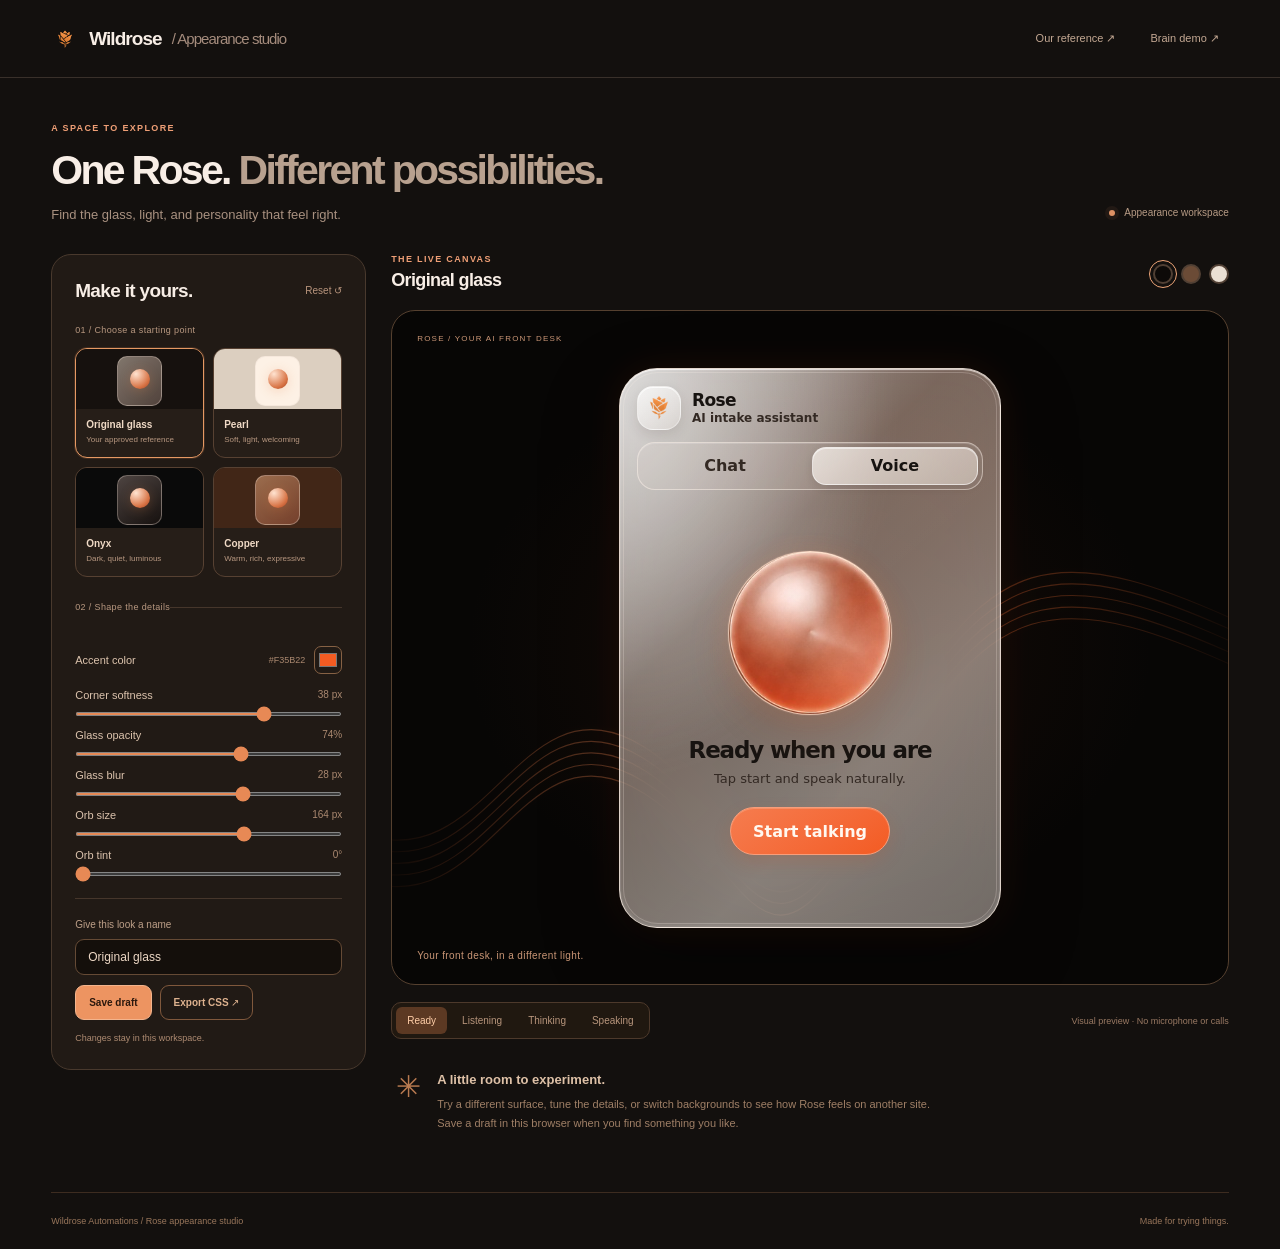
<file: editor.html>
<!doctype html>
<html lang="en">
<head>
  <meta charset="utf-8"><meta name="viewport" content="width=device-width,initial-scale=1">
  <meta name="theme-color" content="#13100e"><meta name="description" content="A creative workspace for exploring the look and feel of Rose.">
  <title>Rose / Appearance Studio</title>
  <link rel="icon" href="wildrose.png"><link rel="stylesheet" href="rose-appearance.css"><link rel="stylesheet" href="studio.css">
</head>
<body class="studio">
  <header class="studio-head"><a class="studio-brand" href="./"><img src="wildrose.png" alt="" width="28" height="28">Wildrose <span>/ Appearance studio</span></a><div><button class="quiet-button" id="references-open" type="button">Our reference ↗</button><a class="quiet-button" href="https://jack108510.github.io/rose-brain-demo/" target="_blank" rel="noopener">Brain demo ↗</a></div></header>
  <main>
    <div class="studio-intro"><div><p class="eyebrow">A SPACE TO EXPLORE</p><h1>One Rose. <span>Different possibilities.</span></h1><p>Find the glass, light, and personality that feel right.</p></div><span class="workspace-label"><i></i> Appearance workspace</span></div>
    <div class="workspace">
      <aside class="controls" aria-label="Appearance controls">
        <div class="control-heading"><h2>Make it yours.</h2><button class="reset" id="reset" type="button">Reset ↺</button></div>
        <fieldset class="presets"><legend>01 / Choose a starting point</legend><div class="preset-grid"><button type="button" data-preset="reference" aria-pressed="true" class="preset active"><span class="preset-art reference-art"><i></i></span><strong>Original glass</strong><small>Your approved reference</small></button><button type="button" data-preset="pearl" aria-pressed="false" class="preset"><span class="preset-art pearl-art"><i></i></span><strong>Pearl</strong><small>Soft, light, welcoming</small></button><button type="button" data-preset="onyx" aria-pressed="false" class="preset"><span class="preset-art onyx-art"><i></i></span><strong>Onyx</strong><small>Dark, quiet, luminous</small></button><button type="button" data-preset="copper" aria-pressed="false" class="preset"><span class="preset-art copper-art"><i></i></span><strong>Copper</strong><small>Warm, rich, expressive</small></button></div></fieldset>
        <fieldset class="adjustments"><legend>02 / Shape the details</legend><div class="color-control"><label for="accent">Accent color</label><div><span id="accent-value">#F35B22</span><input type="color" id="accent" value="#f35b22"></div></div><label class="range-control" for="radius"><span>Corner softness<output id="radius-value" for="radius">38 px</output></span><input type="range" id="radius" min="12" max="48" value="38"></label><label class="range-control" for="glass"><span>Glass opacity<output id="glass-value" for="glass">74%</output></span><input type="range" id="glass" min="30" max="100" value="74"></label><label class="range-control" for="blur"><span>Glass blur<output id="blur-value" for="blur">28 px</output></span><input type="range" id="blur" min="0" max="44" value="28"></label><label class="range-control" for="orb"><span>Orb size<output id="orb-value" for="orb">164 px</output></span><input type="range" id="orb" min="100" max="200" value="164"></label><label class="range-control" for="hue"><span>Orb tint<output id="hue-value" for="hue">0°</output></span><input type="range" id="hue" min="0" max="360" value="0"></label></fieldset>
        <div class="design-save"><label for="design-name">Give this look a name</label><input id="design-name" type="text" value="Original glass" maxlength="60"><div><button type="button" id="save" class="primary-button">Save draft</button><button type="button" id="export" class="secondary-button">Export CSS ↗</button></div><p id="save-status" role="status">Changes stay in this workspace.</p></div>
      </aside>
      <section class="preview-area" aria-label="Rose preview">
        <div class="preview-heading"><div><p class="eyebrow">THE LIVE CANVAS</p><h2 id="look-title">Original glass</h2></div><div class="backdrops" role="group" aria-label="Canvas background"><button class="active" type="button" data-backdrop="dark" aria-pressed="true" aria-label="Dark background" title="Dark background"></button><button type="button" data-backdrop="warm" aria-pressed="false" aria-label="Warm background" title="Warm background"></button><button type="button" data-backdrop="light" aria-pressed="false" aria-label="Light background" title="Light background"></button></div></div>
        <div class="canvas" id="canvas" data-backdrop="dark"><span class="canvas-label">ROSE / YOUR AI FRONT DESK</span><svg class="canvas-waves" viewBox="0 0 800 580" preserveAspectRatio="none" aria-hidden="true"><defs><linearGradient id="wave-light"><stop stop-color="#f16c32" stop-opacity="0"/><stop offset=".4" stop-color="#ff9b65"/><stop offset=".7" stop-color="#f16c32" stop-opacity=".7"/><stop offset="1" stop-color="#f16c32" stop-opacity="0"/></linearGradient></defs><g stroke="url(#wave-light)" fill="none"><path d="M-30 460C90 500 120 330 230 380S350 590 460 400 630 200 840 290"/><path d="M-30 470C90 510 120 340 230 390S350 600 460 410 630 210 840 300"/><path d="M-30 480C90 520 120 350 230 400S350 610 460 420 630 220 840 310"/><path d="M-30 490C90 530 120 360 230 410S350 620 460 430 630 230 840 320"/><path d="M-30 450C90 490 120 320 230 370S350 580 460 390 630 190 840 280"/></g></svg><div id="rose-studio-widget"></div><span class="canvas-caption">Your front desk, in a different light.</span></div>
        <div class="preview-bottom"><div class="phase-buttons" role="group" aria-label="Preview animation state"><button type="button" data-phase="idle" aria-pressed="true" class="active">Ready</button><button type="button" data-phase="listening" aria-pressed="false">Listening</button><button type="button" data-phase="thinking" aria-pressed="false">Thinking</button><button type="button" data-phase="speaking" aria-pressed="false">Speaking</button></div><span>Visual preview · No microphone or calls</span></div>
        <div class="work-note"><span>✳</span><div><h3>A little room to experiment.</h3><p>Try a different surface, tune the details, or switch backgrounds to see how Rose feels on another site. Save a draft in this browser when you find something you like.</p></div></div>
      </section>
    </div>
  </main>
  <footer><span>Wildrose Automations / Rose appearance studio</span><span>Made for trying things.</span></footer>
  <dialog id="references" aria-labelledby="reference-title"><div class="reference-head"><div><p class="eyebrow">THE STARTING POINT</p><h2 id="reference-title">This is Rose.</h2></div><button id="references-close" type="button" aria-label="Close references">×</button></div><p class="reference-copy">Smoky glass. A copper orb. A warm, clear welcome.</p><div class="reference-grid"><figure><img src="assets/reference-square.jpg" alt="Approved Rose square campaign reference with smoky glass panel and copper orb"><figcaption>Square / Feed</figcaption></figure><figure><img src="assets/rose-voice-reference.jpg" alt="Approved Rose story reference showing the full glass voice widget"><figcaption>Portrait / Story</figcaption></figure></div><figure class="wide-reference"><img src="assets/reference-horizontal.jpg" alt="Approved horizontal Rose campaign reference"><figcaption>Landscape</figcaption></figure></dialog>
  <script src="rose-widget.js" data-mount="#rose-studio-widget" data-inline="true" data-default-view="voice" data-title="Rose" data-logo="wildrose.png"></script><script src="studio.js"></script>
</body>
</html>
</file>
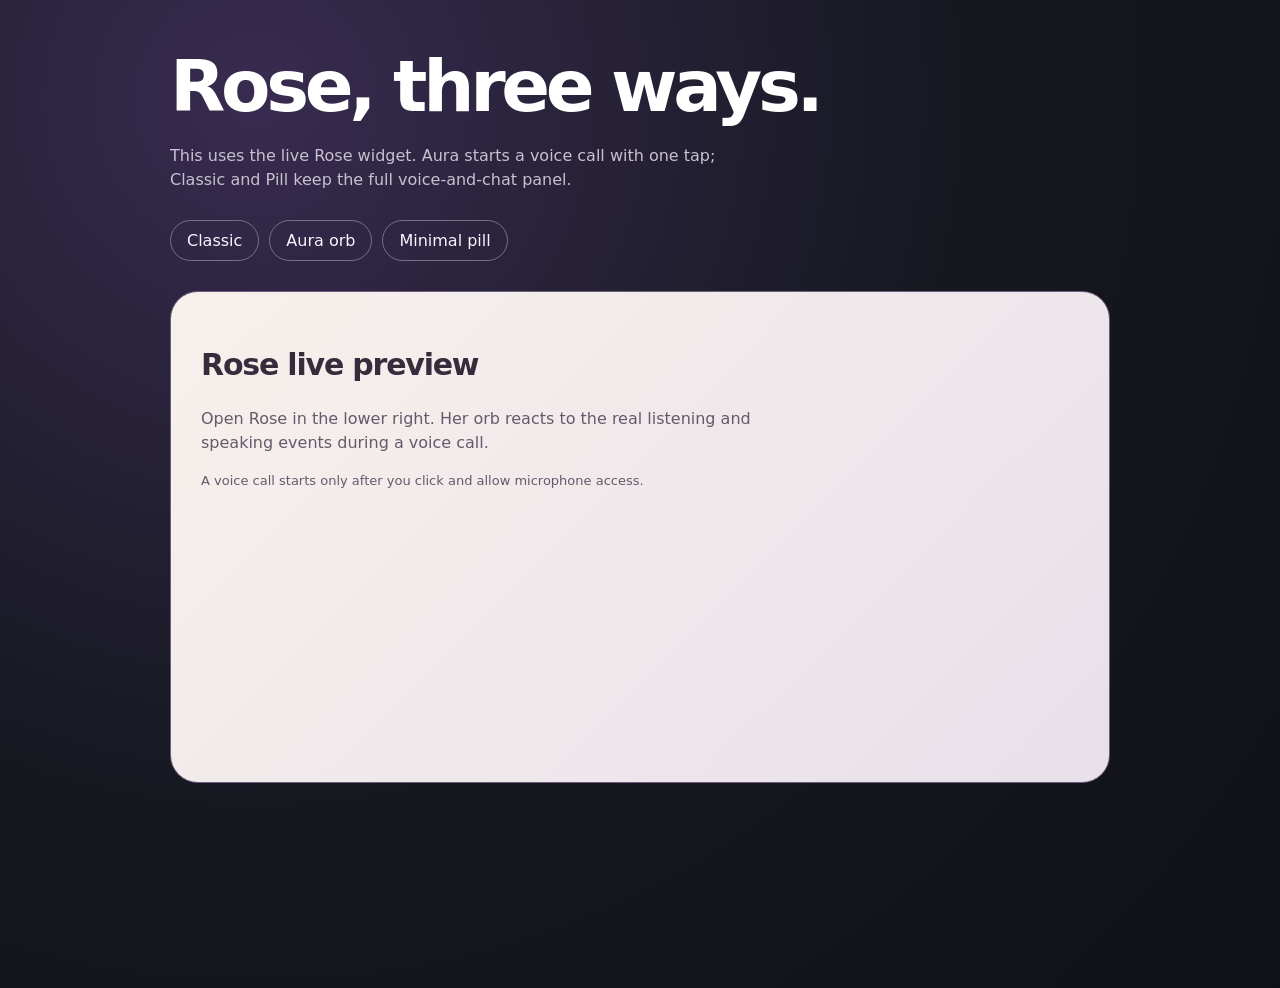
<file: rose-looks-preview.html>
<!doctype html>
<html lang="en">
<meta charset="utf-8">
<meta name="viewport" content="width=device-width,initial-scale=1">
<title>Rose widget looks</title>
<style>
  body{min-height:100vh;margin:0;padding:44px;background:radial-gradient(circle at 20% 10%,#382b50,#161820 52%,#101116);color:#fff;font-family:Inter,system-ui,sans-serif}
  main{max-width:940px;margin:auto}h1{font-size:clamp(36px,7vw,72px);letter-spacing:-.06em;margin:0 0 8px}p{color:#c8c1cf;line-height:1.5;max-width:590px}
  nav{display:flex;gap:10px;flex-wrap:wrap;margin-top:28px}nav a{padding:10px 16px;border:1px solid #777089;border-radius:999px;color:#f8f5ff;text-decoration:none}nav a[aria-current]{background:#f6eafb;color:#21162c;border-color:#f6eafb}
  .stage{min-height:430px;margin-top:30px;border:1px solid #6c5d7c;border-radius:28px;background:linear-gradient(135deg,#f7f1ec,#e8e0ea);color:#352d3c;padding:30px;position:relative;overflow:hidden}.stage h2{font-size:30px;letter-spacing:-.04em}.stage p{color:#645a6b}.hint{font-size:13px}
  body[data-look="aura"] .wr-ai .wr-fab{width:62px;height:62px;border-radius:50%;background:conic-gradient(from 20deg,#ff813a,#f54168,#8a66ed,#5eb8fa,#ffb266,#ff813a);box-shadow:0 14px 38px #5b2b7c55,0 0 22px #fa729488}
  body[data-look="aura"] .wr-ai .wr-fab .wr-dot,body[data-look="pill"] .wr-ai .wr-fab .wr-dot{display:none}
  body[data-look="aura"] .wr-ai .wr-fab:before{inset:7px;border-radius:50%;background:radial-gradient(circle at 35% 28%,#fff1f7,#d881df 32%,#45348c 74%,#202659);mix-blend-mode:normal}
  body[data-look="aura"] .wr-ai .wr-fab:after{inset:19px;border:0;border-radius:50%;background:radial-gradient(circle at 35% 27%,#fff,#ffc9ea 38%,#8a63c9);filter:blur(1px)}
  body[data-look="aura"] .wr-ai .wr-panel{display:none!important}
  body[data-look="aura"][data-aura-phase="connecting"] .wr-ai .wr-fab{animation:roseAuraConnecting 1.1s ease-in-out infinite}
  body[data-look="aura"][data-aura-phase="listening"] .wr-ai .wr-fab{animation:roseAuraListening 1.7s ease-in-out infinite}
  body[data-look="aura"][data-aura-phase="speaking"] .wr-ai .wr-fab{animation:roseAuraSpeaking .72s ease-in-out infinite}
  #rose-aura-status{display:none;position:fixed;right:20px;bottom:96px;z-index:2147483000;color:#fff;font-size:13px;font-weight:750;text-shadow:0 2px 12px #141020;pointer-events:none}
  body[data-look="aura"]:not([data-aura-phase="idle"]) #rose-aura-status{display:block}
  body[data-look="pill"] .wr-ai .wr-fab{width:156px;height:50px;border-radius:999px;background:#201b2c;display:flex;align-items:center;padding:0 13px;gap:9px;box-shadow:0 14px 35px #16112466,0 0 18px #e8689b55}
  body[data-look="pill"] .wr-ai .wr-fab:before{position:relative;inset:auto;display:block;flex:0 0 34px;width:34px;height:34px;border-radius:50%;background:radial-gradient(circle at 35% 30%,#fff5fb,#ff9bc8 27%,#925fce 58%,#3957b8);mix-blend-mode:normal;box-shadow:0 0 13px #f270baaa}
  body[data-look="pill"] .wr-ai .wr-fab:after{content:"Talk to Rose";position:relative;inset:auto;display:block;border:0;color:#fff;font:750 13px Inter,system-ui,sans-serif;white-space:nowrap}
  body[data-look="aura"] .wr-ai .wr-panel,body[data-look="pill"] .wr-ai .wr-panel{width:min(350px,calc(100vw - 24px));height:min(540px,calc(100vh - 24px))}
  body[data-look="aura"] .wr-ai .wr-orb,body[data-look="pill"] .wr-ai .wr-orb{width:105px;height:105px;background:radial-gradient(circle at 35% 27%,#fff,#ffbfdc 22%,#ad73d8 52%,#3d56b7 79%,#ff8c54);box-shadow:0 0 0 10px #a366c321,0 20px 48px #784cbe55}
  body[data-look="aura"] .wr-ai .wr-orb.listening,body[data-look="pill"] .wr-ai .wr-orb.listening{animation:roseListen 1.9s ease-in-out infinite}
  body[data-look="aura"] .wr-ai .wr-orb.speaking,body[data-look="pill"] .wr-ai .wr-orb.speaking{animation:roseSpeak .85s ease-in-out infinite;box-shadow:0 0 0 16px #a366c32b,0 20px 58px #784cbe99}
  @keyframes roseListen{50%{transform:scale(1.06);filter:saturate(1.2)}}@keyframes roseSpeak{25%{transform:scale(1.08,.94)}75%{transform:scale(.95,1.07)}}
  @keyframes roseAuraConnecting{50%{filter:brightness(1.25)}}@keyframes roseAuraListening{50%{filter:saturate(1.25);box-shadow:0 14px 38px #5b2b7c77,0 0 34px #fa7294bb}}@keyframes roseAuraSpeaking{25%{filter:hue-rotate(16deg) brightness(1.2);box-shadow:0 14px 38px #5b2b7c77,0 0 38px #fa7294dd}75%{filter:hue-rotate(-12deg) brightness(1.08)}}
  @media(prefers-reduced-motion:reduce){body[data-look] .wr-ai .wr-orb.listening,body[data-look] .wr-ai .wr-orb.speaking,body[data-look="aura"] .wr-ai .wr-fab{animation:none!important}}
  @media(max-width:600px){body{padding:22px}.stage{min-height:470px;padding:20px}}
</style>
<main>
  <h1>Rose, three ways.</h1>
  <p>This uses the live Rose widget. Aura starts a voice call with one tap; Classic and Pill keep the full voice-and-chat panel.</p>
  <nav aria-label="Choose Rose look"><a href="?look=classic" data-look="classic">Classic</a><a href="?look=aura" data-look="aura">Aura orb</a><a href="?look=pill" data-look="pill">Minimal pill</a></nav>
  <section class="stage"><h2>Rose live preview</h2><p id="look-instructions">Open Rose in the lower right. Her orb reacts to the real listening and speaking events during a voice call.</p><p class="hint">A voice call starts only after you click and allow microphone access.</p></section>
</main>
<div id="rose-aura-status" role="status" aria-live="polite"></div>
<script>
  const look = ['classic','aura','pill'].includes(new URLSearchParams(location.search).get('look')) ? new URLSearchParams(location.search).get('look') : 'classic';
  document.body.dataset.look = look;
  document.body.dataset.auraPhase = 'idle';
  if (look === 'aura') document.querySelector('#look-instructions').textContent = 'Tap the orb to talk directly to Rose. Tap it again to end the call. No panel opens.';
  document.querySelector(`[data-look="${look}"]`).setAttribute('aria-current','page');
  const widget = document.createElement('script');
  widget.src = 'https://wildroseautomations.ca/wildrose-widget-sandbox.js';
  widget.dataset.apiBase = 'https://wildrose-widget.wildeautomations.com';
  widget.dataset.title = 'Rose';
  widget.dataset.businessName = 'Wildrose Automations';
  widget.dataset.logo = 'https://wildroseautomations.ca/logos/wildrose.png';
  if (look === 'aura') widget.addEventListener('load', () => {
    const fab = document.querySelector('.wr-ai .wr-fab');
    const start = document.querySelector('.wr-ai .wr-start-voice');
    const end = document.querySelector('.wr-ai .wr-end-voice');
    const status = document.querySelector('.wr-ai .wr-status');
    const label = document.querySelector('#rose-aura-status');
    if (!fab || !start || !end || !status) return;
    const sync = () => {
      const message = status.textContent.trim();
      const phase = /connecting/i.test(message) ? 'connecting' : /speaking/i.test(message) ? 'speaking' : /listening/i.test(message) ? 'listening' : /thinking/i.test(message) ? 'thinking' : /unavailable|failed/i.test(message) ? 'error' : 'idle';
      document.body.dataset.auraPhase = phase;
      fab.setAttribute('aria-label', ['listening','speaking','thinking'].includes(phase) ? 'End Rose voice call' : 'Talk to Rose');
      label.textContent = phase === 'idle' ? '' : message;
    };
    new MutationObserver(sync).observe(status, { childList: true, characterData: true, subtree: true });
    sync();
    fab.addEventListener('click', event => {
      event.preventDefault();
      event.stopImmediatePropagation();
      const phase = document.body.dataset.auraPhase;
      if (phase === 'connecting') return;
      if (['listening','speaking','thinking'].includes(phase)) { end.click(); return; }
      if (start.disabled) return;
      document.body.dataset.auraPhase = 'connecting';
      label.textContent = 'Connecting…';
      start.click();
    }, true);
  });
  document.body.appendChild(widget);
</script>
</html>
</file>
<file: concepts.css>
:root {
  font-family:
    Inter,
    -apple-system,
    BlinkMacSystemFont,
    "Segoe UI",
    sans-serif;
  color: #eee8e2;
  background: #171513;
  font-synthesis: none;
}
* {
  box-sizing: border-box;
}
body {
  margin: 0;
}
button,
a,
input {
  font: inherit;
}
button {
  cursor: pointer;
  color: inherit;
}
a {
  color: inherit;
  text-decoration: none;
}
button:focus-visible,
a:focus-visible {
  outline: 2px solid #ffb183;
  outline-offset: 5px;
}
h1,
h2,
h3,
p {
  margin: 0;
}
[hidden] {
  display: none !important;
}
header {
  height: 76px;
  padding: 0 5%;
  display: flex;
  align-items: center;
  justify-content: space-between;
  border-bottom: 1px solid #38322c;
  gap: 20px;
}
.brand {
  display: flex;
  align-items: center;
  gap: 9px;
  font-size: 19px;
  letter-spacing: -0.035em;
  font-weight: 700;
}
.brand span {
  font-size: 13px;
  color: #9e9389;
  font-weight: 450;
  letter-spacing: 0;
}
header > div {
  display: flex;
  align-items: center;
  gap: 22px;
}
header button {
  border: 0;
  background: none;
  color: #c2ac97;
  font-size: 11px;
  padding: 10px;
}
.round-note {
  font-size: 8px;
  letter-spacing: 0.15em;
  color: #958371;
  border: 1px solid #544437;
  border-radius: 100px;
  padding: 7px 10px;
}
main {
  width: min(1340px, 90%);
  margin: auto;
}
.intro {
  padding: 65px 0 40px;
}
.eyebrow {
  font-size: 9px;
  letter-spacing: 0.17em;
  font-weight: 700;
  color: #b99171;
}
h1 {
  font-size: clamp(43px, 5.2vw, 72px);
  font-weight: 500;
  letter-spacing: -0.065em;
  line-height: 1.02;
  margin-top: 24px;
}
h1 em {
  font-family: Georgia, serif;
  font-weight: 400;
  color: #cdb89f;
}
.intro > p:last-child {
  font-size: 14px;
  line-height: 1.8;
  color: #a39689;
  max-width: 500px;
  margin-top: 24px;
}
.review-bar {
  display: flex;
  justify-content: space-between;
  align-items: center;
  gap: 20px;
  border-block: 1px solid #43372b;
  padding: 17px 0;
  font-size: 10px;
  color: #a99480;
}
.review-bar > div {
  display: flex;
  gap: 18px;
  align-items: center;
}
.divider {
  color: #5c4a3a;
}
.review-bar button {
  border: 0;
  background: none;
  color: #d3b79a;
  padding: 5px 0;
  font-size: 10px;
}
.review-bar button[aria-pressed="true"] {
  color: #ffbd8d;
}
.review-status {
  min-height: 32px;
  padding-top: 10px;
  font-size: 10px;
  color: #bd9676;
}
.concept-grid {
  display: grid;
  grid-template-columns: 1fr 1fr;
  gap: 42px 28px;
}
.concept {
  min-width: 0;
}
.concept-meta {
  display: flex;
  justify-content: space-between;
  gap: 15px;
  padding: 0 2px 13px;
  font-size: 9px;
  letter-spacing: 0.1em;
  color: #bca084;
}
.concept-meta > span:last-child {
  font-size: 8px;
  color: #826f5d;
}
.stage {
  height: 550px;
  display: grid;
  place-items: center;
  border-radius: 18px;
  overflow: hidden;
  position: relative;
  isolation: isolate;
}
.concept-description {
  display: flex;
  gap: 22px;
  justify-content: space-between;
  padding: 20px 2px 0;
}
.concept-description > div {
  max-width: 430px;
}
.concept-description h2 {
  font-size: 22px;
  font-weight: 500;
  letter-spacing: -0.04em;
}
.concept-description p {
  font-size: 12px;
  line-height: 1.75;
  color: #a18d7a;
  margin-top: 9px;
}
.shortlist {
  flex: none;
  align-self: flex-start;
  padding: 10px 12px;
  border: 1px solid #604732;
  border-radius: 100px;
  font-size: 10px;
  background: none;
  color: #c0a17f;
  white-space: nowrap;
}
.shortlist[aria-pressed="true"] {
  color: #2e1e11;
  background: #d6ab7e;
  border-color: #d6ab7e;
}
.empty-shortlist {
  padding: 90px 25px;
  border: 1px dashed #5b4230;
  border-radius: 15px;
  text-align: center;
  color: #cba483;
  font-size: 14px;
}
.closing-note {
  display: flex;
  gap: 55px;
  padding: 50px 0 35px;
  margin-top: 25px;
  border-top: 1px solid #423327;
}
.closing-note > span {
  font-size: 10px;
  letter-spacing: 0.13em;
  color: #d0aa86;
  padding-top: 4px;
}
.closing-note p {
  font-size: 13px;
  color: #9b826d;
  line-height: 1.8;
}
footer {
  display: flex;
  justify-content: space-between;
  gap: 20px;
  border-top: 1px solid #3b2d23;
  margin: 20px 5% 0;
  padding: 25px 0;
  font-size: 9px;
  color: #8e735c;
}
dialog {
  width: min(650px, calc(100% - 24px));
  max-height: calc(100dvh - 35px);
  padding: 24px;
  border: 1px solid #876044;
  border-radius: 18px;
  background: #241b14;
  color: #f0dac4;
}
dialog::backdrop {
  background: #000c;
  backdrop-filter: blur(8px);
}
.dialog-head {
  display: flex;
  justify-content: space-between;
  gap: 20px;
  align-items: center;
  margin-bottom: 20px;
}
.dialog-head h2 {
  font-size: 23px;
  font-weight: 500;
  letter-spacing: -0.045em;
  margin-top: 8px;
}
.dialog-head button {
  width: 34px;
  height: 34px;
  border: 1px solid #775236;
  border-radius: 9px;
  background: none;
  font-size: 24px;
}
dialog > img {
  display: block;
  width: 100%;
  border-radius: 12px;
}
/* Halo */
.stage-halo {
  background:
    radial-gradient(ellipse at 50% 45%, #61302126, transparent 60%), #080807;
  color: #f8e9dd;
}
.halo-layout {
  text-align: center;
  width: 330px;
  max-width: 90%;
}
.halo-wordmark {
  font-size: 28px;
  font-weight: 600;
  letter-spacing: -0.06em;
}
.halo-wordmark > span {
  font-size: 8px;
  color: #d87545;
  vertical-align: top;
  margin: 8px 0 0 6px;
  display: inline-block;
}
.halo-ring {
  width: 222px;
  height: 222px;
  margin: 31px auto 24px;
  border: 1px solid #ffaf8347;
  border-radius: 50%;
  padding: 16px;
  box-shadow:
    0 0 35px #fd874217,
    inset 0 0 22px #fe8e4312;
  position: relative;
}
.halo-ring:before {
  content: "";
  position: absolute;
  inset: 8px;
  border: 5px solid transparent;
  border-top-color: #ffd0a2;
  border-left-color: #bf57312e;
  border-right-color: #d1794680;
  border-bottom-color: #ff8748;
  border-radius: 50%;
  filter: drop-shadow(0 0 7px #f89963a8);
  transform: rotate(-35deg);
}
.halo-center {
  height: 100%;
  border-radius: 50%;
  background: radial-gradient(
    circle at 32% 28%,
    #ffddbf29,
    #7c382414 50%,
    #000 90%
  );
  display: grid;
  place-items: center;
  border: 1px solid #e18d6420;
  position: relative;
}
.halo-core {
  height: 12px;
  width: 12px;
  background: #ffe3c4;
  border-radius: 50%;
  box-shadow:
    0 0 32px 12px #e17e4533,
    0 0 9px #ffdfc5;
}
.halo-center i {
  position: absolute;
  width: 65%;
  height: 65%;
  border: 1px solid #b1744f14;
  border-radius: 50%;
}
.halo-layout h2 {
  font-size: 23px;
  font-weight: 450;
  letter-spacing: -0.055em;
}
.halo-layout p {
  font-size: 10px;
  color: #897261;
  margin-top: 11px;
}
.halo-action {
  margin: 24px auto 0;
  display: flex;
  align-items: center;
  justify-content: space-between;
  gap: 30px;
  border: 1px solid #8b563b7a;
  border-radius: 100px;
  padding: 13px 19px;
  background: #38231850;
  color: #e6b792;
  font-size: 11px;
}
.mic-icon {
  color: #ffb980;
}
.halo-foot {
  font-size: 7px;
  letter-spacing: 0.2em;
  color: #6b5444;
  margin-top: 29px;
}
.is-playing .halo-ring:before {
  animation: halo-turn 4s linear infinite;
}
.is-playing .halo-core {
  animation: halo-breathe 1s ease-in-out infinite;
}
@keyframes halo-turn {
  to {
    transform: rotate(325deg);
  }
}
@keyframes halo-breathe {
  50% {
    transform: scale(1.45);
    box-shadow: 0 0 45px 18px #e17e4570;
  }
}
/* Petal */
.stage-petal {
  background:
    radial-gradient(ellipse at 80% 20%, #ecbda0a3, transparent 60%), #e8d7c5;
  color: #523b2b;
}
.petal-card {
  width: 312px;
  height: 474px;
  max-width: 90%;
  border-radius: 90px 26px 26px 26px;
  background: #fcf7ef;
  box-shadow: 0 20px 40px #a2805e2a;
  padding: 31px 24px 19px;
  border: 1px solid #ffffffe3;
}
.petal-top {
  display: flex;
  align-items: center;
  justify-content: space-between;
  padding-left: 25px;
}
.petal-top > span:first-child {
  font-family: Georgia, serif;
  font-size: 27px;
  font-style: italic;
}
.petal-top > span:last-child {
  font-size: 6px;
  letter-spacing: 0.15em;
  color: #93785f;
}
.petal-flower {
  height: 196px;
  margin: 8px auto 5px;
  width: 196px;
  filter: drop-shadow(0 10px 8px #b4653f20);
}
.petal-flower svg {
  width: 100%;
  height: 100%;
  transition: transform 0.5s;
}
.petal-card h2 {
  font:
    italic 31px/1.08 Georgia,
    serif;
  letter-spacing: -0.05em;
  max-width: 230px;
}
.petal-card > p {
  font-size: 10px;
  color: #a08469;
  margin-top: 12px;
}
.petal-action {
  display: flex;
  align-items: center;
  justify-content: space-between;
  width: 100%;
  margin-top: 20px;
  border-radius: 9px;
  border: 1px solid #ad7953;
  background: #6f4a31;
  color: #fff1de;
  padding: 13px 15px;
  font-size: 11px;
}
.petal-footer {
  display: flex;
  gap: 14px;
  margin-top: 17px;
  font-size: 7px;
  color: #9a816a;
}
.petal-footer > span:last-child {
  margin-left: auto;
}
.is-playing .petal-flower svg {
  animation: petal-open 2.3s ease-in-out infinite;
}
@keyframes petal-open {
  50% {
    transform: rotate(12deg) scale(1.065);
  }
}
/* Signal */
.stage-signal {
  background: repeating-linear-gradient(
    0deg,
    #23201b 0,
    #23201b 1px,
    #1c1a16 1px,
    #1c1a16 6px
  );
  color: #e9dfc7;
}
.signal-card {
  width: 335px;
  max-width: 90%;
  border: 1px solid #bcb19558;
  background: #10100d;
  box-shadow: 9px 9px 0 #0004;
}
.signal-top {
  display: flex;
  justify-content: space-between;
  gap: 15px;
  padding: 18px;
  border-bottom: 1px solid #69604980;
  font:
    9px ui-monospace,
    monospace;
  letter-spacing: 0.04em;
}
.signal-top i {
  display: inline-block;
  width: 5px;
  height: 5px;
  border-radius: 50%;
  background: #ef9b38;
  margin-right: 6px;
}
.signal-top > span:last-child {
  color: #958a68;
  font-size: 7px;
}
.signal-display {
  height: 155px;
  position: relative;
  display: grid;
  place-items: center;
  border-bottom: 1px solid #69604980;
  overflow: hidden;
}
.signal-grid {
  position: absolute;
  inset: 0;
  background-image:
    linear-gradient(#cba56212 1px, transparent 1px),
    linear-gradient(90deg, #cba56212 1px, transparent 1px);
  background-size: 20px 20px;
}
.signal-bars {
  display: flex;
  align-items: center;
  gap: 4px;
  height: 95px;
  position: relative;
}
.signal-bars i {
  width: 4px;
  height: 12px;
  background: #e8ab51;
  box-shadow: 0 0 6px #e8ab5126;
}
.signal-bars i:nth-child(3n) {
  height: 42px;
}
.signal-bars i:nth-child(5n) {
  height: 72px;
}
.signal-bars i:nth-child(4n) {
  height: 26px;
}
.signal-bars i:nth-child(7n) {
  height: 90px;
}
.signal-coordinate,
.signal-time {
  position: absolute;
  bottom: 11px;
  left: 13px;
  font:
    6px ui-monospace,
    monospace;
  color: #887553;
  letter-spacing: 0.07em;
}
.signal-time {
  right: 13px;
  left: auto;
  color: #ddbd85;
}
.signal-copy {
  padding: 23px 20px;
}
.signal-label {
  font:
    7px ui-monospace,
    monospace;
  letter-spacing: 0.12em;
  color: #d7a455;
}
.signal-copy h2 {
  font:
    700 31px/0.97 ui-monospace,
    monospace;
  letter-spacing: -0.075em;
  margin-top: 15px;
}
.signal-copy p {
  font:
    9px ui-monospace,
    monospace;
  color: #918570;
  margin-top: 17px;
}
.signal-action {
  display: flex;
  justify-content: space-between;
  gap: 25px;
  width: calc(100% - 36px);
  margin: 0 18px 18px;
  border: 1px solid #d9a75d;
  background: #e6b365;
  padding: 13px 14px;
  color: #211b10;
  font:
    700 9px ui-monospace,
    monospace;
}
.signal-bottom {
  padding: 12px 18px;
  border-top: 1px solid #69604980;
  display: flex;
  justify-content: space-between;
  font:
    7px ui-monospace,
    monospace;
  color: #ad966c;
}
.is-playing .signal-bars i {
  animation: signal-wave 0.75s ease-in-out infinite alternate;
}
.is-playing .signal-bars i:nth-child(2n) {
  animation-delay: -0.4s;
}
.is-playing .signal-bars i:nth-child(3n) {
  animation-delay: -0.25s;
}
.is-playing .signal-bars i:nth-child(5n) {
  animation-delay: -0.6s;
}
@keyframes signal-wave {
  to {
    transform: scaleY(0.25);
  }
}
/* Companion */
.stage-companion {
  background:
    radial-gradient(circle at 80% 18%, #dfd7f5, transparent 60%), #d6d5c9;
  color: #2e2b27;
}
.companion-card {
  width: 319px;
  max-width: 90%;
  background: #fffaf1;
  border-radius: 29px;
  padding: 23px 21px 20px;
  box-shadow: 0 15px 35px #5d506525;
  border: 1px solid #fff;
}
.companion-top {
  display: flex;
  justify-content: space-between;
  align-items: center;
}
.companion-top > span:first-child {
  font-size: 17px;
  font-weight: 700;
  letter-spacing: -0.05em;
}
.companion-top > span:first-child > span {
  color: #cb7750;
  margin-left: 4px;
}
.companion-online {
  font-size: 8px;
  background: #e4e8d6;
  color: #737b55;
  padding: 7px 9px;
  border-radius: 100px;
}
.character-wrap {
  height: 190px;
  position: relative;
  display: grid;
  place-items: center;
}
.character {
  width: 141px;
  height: 147px;
  border-radius: 49% 51% 44% 56%/49% 49% 51% 51%;
  background: radial-gradient(
    circle at 31% 18%,
    #ffd2a2,
    #ee994d 40%,
    #d36b36 85%
  );
  position: relative;
  transform: rotate(-7deg);
  box-shadow:
    inset 0 2px 5px #fff2df9c,
    inset -6px -8px 13px #a7461f29;
  z-index: 1;
}
.character-face {
  position: absolute;
  left: 28px;
  right: 28px;
  top: 60px;
  display: flex;
  justify-content: space-between;
}
.eye {
  width: 10px;
  height: 16px;
  border-radius: 50%;
  background: #63331c;
  box-shadow: inset 1px 2px 0 #964826;
}
.eye:before {
  content: "";
  position: absolute;
  width: 3px;
  height: 4px;
  border-radius: 50%;
  background: #fff0dc;
  transform: translate(2px, 2px);
}
.smile {
  position: absolute;
  left: 28px;
  top: 28px;
  width: 28px;
  height: 13px;
  border-bottom: 3px solid #68331b;
  border-radius: 0 0 50% 50%;
}
.cheek {
  position: absolute;
  top: 84px;
  width: 17px;
  height: 9px;
  border-radius: 50%;
  background: #cc573234;
}
.cheek-one {
  left: 16px;
}
.cheek-two {
  right: 16px;
}
.character-shine {
  position: absolute;
  width: 39px;
  height: 19px;
  top: 13px;
  left: 26px;
  border-radius: 50%;
  background: #fff0d866;
  transform: rotate(-20deg);
  filter: blur(3px);
}
.character-shadow {
  position: absolute;
  bottom: 13px;
  width: 119px;
  height: 10px;
  border-radius: 50%;
  background: #8e654b20;
  filter: blur(5px);
}
.character-spark {
  position: absolute;
  color: #b894c9;
  font-size: 27px;
}
.spark-one {
  left: 24px;
  top: 32px;
  transform: rotate(12deg);
}
.spark-two {
  right: 21px;
  bottom: 32px;
  font-size: 20px;
  color: #bac198;
}
.companion-card h2 {
  font-size: 27px;
  font-weight: 700;
  letter-spacing: -0.065em;
  text-align: center;
  margin-top: 3px;
}
.companion-card > p {
  font-size: 11px;
  line-height: 1.7;
  text-align: center;
  color: #8b8272;
  margin-top: 9px;
}
.companion-action {
  display: flex;
  width: 100%;
  align-items: center;
  justify-content: space-between;
  border: 0;
  background: #725e8c;
  border-radius: 13px;
  padding: 14px 17px;
  font-size: 11px;
  font-weight: 600;
  color: #fff4ed;
  margin-top: 24px;
}
.companion-chat {
  display: flex;
  justify-content: space-between;
  margin-top: 12px;
  border: 1px solid #e4ded2;
  border-radius: 12px;
  padding: 13px;
  font-size: 9px;
  color: #a29986;
}
.is-playing .character {
  animation: character-talk 1.1s ease-in-out infinite;
}
.is-playing .smile {
  height: 18px;
  border: 0;
  border-radius: 50%;
  background: #783b20;
}
.is-playing .character-spark {
  animation: halo-breathe 2s ease-in-out infinite;
}
@keyframes character-talk {
  40% {
    transform: translateY(-7px) rotate(7deg);
  }
  70% {
    transform: translateY(-3px) rotate(-3deg);
  }
}
/* Ribbon */
.stage-ribbon {
  background: #ebe7dc;
  color: #42453a;
  display: block;
  padding: 0;
}
.ribbon-site {
  height: 100%;
  padding: 27px 30px;
  position: relative;
  overflow: hidden;
}
.ribbon-site-nav {
  display: flex;
  justify-content: space-between;
  gap: 10px;
  font-size: 7px;
  letter-spacing: 0.05em;
  color: #6c725d;
}
.ribbon-site-nav > span:first-child {
  font-weight: 750;
  letter-spacing: 0.15em;
}
.ribbon-site-copy {
  position: relative;
  z-index: 2;
  margin-top: 83px;
}
.ribbon-site-copy > span {
  font-size: 7px;
  letter-spacing: 0.12em;
  color: #91987e;
}
.ribbon-site-copy h3 {
  font:
    italic 43px/0.95 Georgia,
    serif;
  letter-spacing: -0.065em;
  margin-top: 18px;
}
.ribbon-site-copy p {
  font-size: 9px;
  color: #8d947a;
  margin-top: 20px;
}
.ribbon-site-art {
  position: absolute;
  right: 20px;
  bottom: 132px;
  width: 160px;
  height: 150px;
  opacity: 0.7;
}
.ribbon-site-art > span {
  position: absolute;
  inset: 0 10px 0 24px;
  border-radius: 80px 80px 4px 4px;
  background: #b7b99d;
  transform: rotate(18deg);
}
.ribbon-site-art i {
  position: absolute;
  inset: 24px 23px 10px -10px;
  border: 1px solid #6d7a6250;
  border-radius: 80px 80px 4px 4px;
  transform: rotate(-15deg);
}
.ribbon-interface {
  position: absolute;
  bottom: 33px;
  left: 50%;
  transform: translateX(-50%);
  display: flex;
  align-items: center;
  gap: 12px;
  width: calc(100% - 50px);
  max-width: 395px;
  background: #fffffff2;
  border: 1px solid #fff;
  box-shadow: 0 10px 40px #5c634423;
  border-radius: 100px;
  padding: 12px 13px;
}
.ribbon-avatar {
  width: 39px;
  height: 39px;
  border-radius: 50%;
  background: radial-gradient(circle at 28% 23%, #fff1d8, #cb8859 57%, #974e2a);
  box-shadow: inset 0 1px 3px #fff;
  flex: none;
}
.ribbon-interface > div {
  min-width: 0;
}
.ribbon-interface strong {
  display: block;
  font-size: 11px;
  letter-spacing: -0.02em;
}
.ribbon-interface .concept-status {
  display: block;
  font-size: 8px;
  color: #909485;
  margin-top: 5px;
}
.ribbon-action {
  border-radius: 50%;
  height: 34px;
  width: 34px;
  flex: none;
  margin-left: auto;
  background: #354334;
  color: #fff4dc;
  font-size: 17px;
  border: 0;
}
.ribbon-reply {
  position: absolute;
  right: 30px;
  bottom: 120px;
  padding: 18px;
  width: 220px;
  border-radius: 18px 18px 3px 18px;
  background: #fffdf8;
  box-shadow: 0 10px 30px #4a55301f;
  z-index: 3;
}
.ribbon-reply > span {
  font-size: 9px;
  font-weight: 700;
  color: #8c6c4b;
}
.ribbon-reply p {
  font-size: 12px;
  line-height: 1.6;
  margin-top: 7px;
}
.is-playing .ribbon-avatar {
  animation: halo-breathe 1.7s ease-in-out infinite;
}
/* Prism */
.stage-prism {
  background:
    radial-gradient(ellipse at 60% 38%, #585da742, transparent 60%), #171728;
  color: #edebff;
}
.prism-card {
  width: 320px;
  max-width: 90%;
  border-radius: 9px 40px 9px 40px;
  padding: 25px 22px;
  background: linear-gradient(145deg, #999fc51f, #8e65bb0b 45%, #40358330);
  border: 1px solid #c1b1ee47;
  box-shadow:
    inset 0 1px 0 #e7d9ff29,
    0 20px 45px #02021c40;
}
.prism-top {
  display: flex;
  align-items: center;
  justify-content: space-between;
  gap: 13px;
  font-size: 12px;
  font-weight: 550;
}
.prism-top > span:last-child {
  font-size: 5px;
  letter-spacing: 0.1em;
  color: #8f91b8;
}
.prism-object {
  width: 205px;
  height: 181px;
  margin: 25px auto 20px;
  filter: drop-shadow(0 8px 26px #7a4fc967);
  perspective: 500px;
}
.prism-object svg {
  width: 100%;
  height: 100%;
}
.prism-kicker {
  font-size: 6px;
  letter-spacing: 0.15em;
  color: #a8a5ce;
}
.prism-card h2 {
  font-size: 31px;
  font-weight: 400;
  letter-spacing: -0.055em;
  line-height: 1.08;
  margin: 14px 0 22px;
}
.prism-action {
  width: 100%;
  display: flex;
  align-items: center;
  justify-content: space-between;
  padding: 13px 14px;
  border-radius: 5px;
  border: 1px solid #b7aae283;
  color: #e7e3ff;
  background: linear-gradient(100deg, #8562b338, #8cb8e124);
  font-size: 10px;
}
.prism-footer {
  display: flex;
  justify-content: space-between;
  font-size: 6px;
  letter-spacing: 0.12em;
  margin-top: 18px;
  color: #9390b7;
}
.prism-footer i {
  display: inline-block;
  width: 4px;
  height: 4px;
  border-radius: 50%;
  background: #92cedb;
  margin-right: 4px;
}
.is-playing .prism-object svg {
  animation: prism-turn 3s ease-in-out infinite;
}
@keyframes prism-turn {
  50% {
    transform: rotateY(30deg) rotate(-5deg) translateY(-5px);
  }
}
@media (min-width: 1600px) {
  .concept-grid {
    grid-template-columns: repeat(3, 1fr);
    gap: 38px 22px;
  }
  .concept-description {
    flex-direction: column;
    gap: 14px;
  }
  .stage {
    height: 530px;
  }
  .ribbon-site-copy h3 {
    font-size: 37px;
  }
}
@media (max-width: 900px) {
  .concept-description {
    flex-direction: column;
    gap: 14px;
  }
  .concept-meta > span:last-child {
    display: none;
  }
  .stage {
    height: 525px;
  }
  .signal-card {
    max-width: 92%;
  }
  .prism-card,
  .petal-card,
  .companion-card {
    max-width: 92%;
  }
  .ribbon-site {
    padding: 23px;
  }
  .ribbon-site-nav > span:last-child {
    display: none;
  }
  .ribbon-site-copy h3 {
    font-size: 35px;
  }
  .ribbon-interface {
    width: calc(100% - 28px);
    gap: 9px;
  }
  .ribbon-interface .concept-status {
    font-size: 7px;
  }
  .ribbon-site-art {
    right: 0;
    width: 120px;
  }
  .prism-top > span:last-child {
    font-size: 5px;
  }
  .concept-grid {
    gap: 38px 18px;
  }
}
@media (max-width: 680px) {
  header {
    height: 65px;
  }
  .brand {
    font-size: 17px;
  }
  .brand span {
    font-size: 11px;
  }
  header > div {
    gap: 8px;
  }
  .round-note {
    display: none;
  }
  header button {
    font-size: 10px;
  }
  .intro {
    padding: 40px 0 27px;
  }
  h1 {
    font-size: 44px;
  }
  .intro > p:last-child {
    font-size: 12px;
  }
  .review-bar {
    font-size: 9px;
    gap: 10px;
  }
  .review-bar > div {
    gap: 9px;
  }
  .review-bar button {
    font-size: 9px;
  }
  .review-bar .divider,
  .review-bar .divider + span {
    display: none;
  }
  .concept-grid {
    grid-template-columns: 1fr;
    gap: 35px;
  }
  .concept-meta > span:last-child {
    display: block;
  }
  .concept-description {
    flex-direction: row;
    gap: 15px;
  }
  .concept-description p {
    font-size: 11px;
  }
  .concept-description h2 {
    font-size: 21px;
  }
  .shortlist {
    font-size: 9px;
    padding: 9px 11px;
  }
  .stage {
    height: 525px;
  }
  .ribbon-site-copy h3 {
    font-size: 43px;
  }
  .ribbon-site-nav > span:last-child {
    display: block;
  }
  .ribbon-interface {
    width: calc(100% - 40px);
  }
  .ribbon-interface .concept-status {
    font-size: 8px;
  }
  .closing-note {
    display: block;
    padding-top: 30px;
  }
  .closing-note p {
    margin-top: 15px;
    font-size: 12px;
  }
  footer {
    font-size: 8px;
  }
  .petal-card,
  .companion-card,
  .prism-card {
    max-width: 90%;
  }
}
@media (max-width: 360px) {
  .brand span {
    font-size: 10px;
  }
  header button {
    font-size: 9px;
    padding-right: 0;
  }
  .stage {
    height: 500px;
  }
  .concept-description {
    flex-direction: column;
  }
  .petal-card {
    width: 278px;
    padding-inline: 20px;
  }
  .petal-top {
    padding-left: 15px;
  }
  .petal-flower {
    height: 184px;
    width: 184px;
  }
  .petal-card h2 {
    font-size: 29px;
  }
  .signal-copy h2 {
    font-size: 29px;
  }
  .signal-bars {
    gap: 3px;
  }
  .prism-object {
    width: 185px;
    height: 169px;
  }
  .companion-card {
    padding-inline: 17px;
  }
  .ribbon-site-copy h3 {
    font-size: 37px;
  }
}
@media (prefers-reduced-motion: reduce) {
  * {
    animation: none !important;
    transition: none !important;
  }
}
/* Collection navigation and full-size material review. */
.intro {
  padding-bottom: 35px;
}
h1 {
  font-size: clamp(42px, 4.7vw, 68px);
}
.intro > p:last-child {
  max-width: 630px;
}
.family-filters {
  display: flex;
  gap: 8px;
  padding: 20px 0 0;
  flex-wrap: wrap;
}
.family-filters button {
  font-size: 11px;
  background: transparent;
  color: #a28e7c;
  border: 1px solid #443528;
  border-radius: 100px;
  padding: 9px 14px;
}
.family-filters button span {
  font-size: 9px;
  margin-left: 7px;
  opacity: 0.65;
}
.family-filters button[aria-pressed="true"] {
  background: #e2c5a5;
  border-color: #e2c5a5;
  color: #32271e;
}
.review-status {
  min-height: 40px;
}
.concept-meta > span:first-child {
  font-size: 10px;
}
.concept-description h2 {
  font-size: 24px;
}
.concept-description p {
  font-size: 13px;
  line-height: 1.7;
}
.concept-description {
  position: relative;
}
.inspect {
  position: absolute;
  bottom: 15px;
  right: 15px;
  z-index: 5;
  border: 1px solid #ffffff38;
  background: #141210b8;
  color: #fcebdc;
  border-radius: 100px;
  padding: 9px 13px;
  font-size: 10px;
  backdrop-filter: blur(4px);
  opacity: 0;
  transform: translateY(4px);
  transition:
    opacity 0.2s,
    transform 0.2s;
}
.stage:hover .inspect,
.stage:focus-within .inspect {
  opacity: 1;
  transform: none;
}
.concept-meta .concept-count {
  color: #8b7360;
}
.stage {
  height: 580px;
}
.detail-head {
  display: flex;
  justify-content: space-between;
  align-items: center;
  padding: 23px 25px 18px;
}
.detail-head h2 {
  font-size: 30px;
  letter-spacing: -0.05em;
  font-weight: 500;
  margin-top: 6px;
}
.detail-head > button {
  background: none;
  border: 1px solid #765137;
  border-radius: 50%;
  font-size: 22px;
  line-height: 1;
  width: 36px;
  height: 36px;
}
#concept-detail {
  width: min(820px, calc(100% - 24px));
  padding: 0;
  border-radius: 20px;
  background: #1e1813;
  max-height: calc(100dvh - 24px);
}
#detail-stage .stage {
  border-radius: 0;
  height: 570px;
}
#detail-stage .inspect {
  display: none;
}
.detail-controls {
  display: flex;
  justify-content: center;
  gap: 7px;
  padding: 20px 15px 0;
}
.detail-controls button {
  border: 1px solid #58402d;
  border-radius: 100px;
  background: none;
  color: #b6a18d;
  font-size: 12px;
  padding: 9px 18px;
}
.detail-controls button[aria-pressed="true"] {
  background: #d8b28e;
  border-color: #d8b28e;
  color: #342011;
}
.detail-notes {
  display: flex;
  gap: 25px;
  align-items: flex-start;
  padding: 21px 25px 14px;
}
.detail-notes p {
  color: #b5a08e;
  font-size: 13px;
  line-height: 1.75;
  max-width: 540px;
}
.detail-notes button {
  margin-left: auto;
  white-space: nowrap;
  font-size: 11px;
  border: 1px solid #85603f;
  border-radius: 100px;
  background: none;
  color: #d1b08d;
  padding: 10px 14px;
}
.detail-notes button[aria-pressed="true"] {
  background: #d8b28e;
  color: #342011;
}
.detail-caption {
  font-size: 9px;
  color: #806c5a;
  text-align: center;
  padding: 0 20px 20px;
}
body:has(#concept-detail[open]) {
  overflow: hidden;
}
/* Shared composition; each material has its own typography and silhouette. */
.design-card {
  width: 330px;
  max-width: 88%;
  padding: 24px 23px 21px;
  position: relative;
  z-index: 1;
}
.design-top {
  display: flex;
  align-items: center;
  justify-content: space-between;
  gap: 12px;
}
.design-top > span:first-child {
  font-size: 22px;
  font-weight: 600;
  letter-spacing: -0.06em;
}
.design-top > span:last-child {
  font-size: 6px;
  letter-spacing: 0.14em;
  opacity: 0.52;
}
.object-frame {
  width: 100%;
  height: 240px;
  position: relative;
  margin: 9px auto 0;
}
.object-canvas {
  display: block;
  width: 100%;
  height: 100%;
  pointer-events: none;
}
.design-copy .design-kicker {
  font-size: 7px;
  letter-spacing: 0.13em;
  opacity: 0.53;
}
.design-copy h2 {
  font-weight: 450;
  font-size: 29px;
  letter-spacing: -0.05em;
  line-height: 1.08;
  margin-top: 12px;
  min-height: 63px;
  text-wrap: balance;
}
.design-copy > p {
  font-size: 9px;
  opacity: 0.5;
  line-height: 1.65;
  margin-top: 8px;
}
.design-action {
  width: 100%;
  padding: 13px 14px;
  display: flex;
  align-items: center;
  justify-content: space-between;
  gap: 12px;
  font-size: 11px;
  margin-top: 23px;
  border: 1px solid currentColor;
  background: transparent;
  color: inherit;
}
.design-bottom {
  display: flex;
  justify-content: space-between;
  align-items: center;
  font-size: 6px;
  letter-spacing: 0.1em;
  margin-top: 17px;
  opacity: 0.5;
}
.design-bottom i {
  display: inline-block;
  background: currentColor;
  height: 4px;
  width: 4px;
  border-radius: 50%;
  margin-right: 4px;
}
.concept[data-phase="listening"] .design-bottom i {
  animation: listen-dot 1.3s ease-in-out infinite;
}
.concept[data-phase="speaking"] .design-bottom i {
  opacity: 1;
}
.is-playing .design-action {
  opacity: 0.85;
}
@keyframes listen-dot {
  50% {
    opacity: 0.2;
  }
}
/* 07 / Mercury — clean studio with liquid-metal reflections. */
.stage-mercury {
  background: radial-gradient(ellipse at 30% 10%, #f5f4f0, #d7d7d2 70%);
  color: #242626;
}
.mercury-card {
  background: #e9e9e44d;
  border: 1px solid #fff9;
  border-radius: 28px;
  box-shadow:
    0 20px 50px #27272713,
    inset 0 1px #fff;
}
.mercury-card .design-top > span:first-child {
  font-weight: 450;
}
.mercury-card .design-action {
  border-radius: 100px;
  background: #252626;
  color: #efeee9;
  border-color: #252626;
}
.mercury-card .design-copy h2 {
  font-size: 30px;
}
/* 08 / Orbit — finely etched brass, observatory black. */
.stage-orbit {
  background: radial-gradient(ellipse at 50% 30%, #342b1e, #11140f 70%);
  color: #edddbc;
}
.orbit-card {
  border: 1px solid #b9a16b42;
  border-radius: 160px 160px 16px 16px;
  padding-top: 37px;
  background: #11130f80;
  box-shadow: inset 0 0 55px #b09b6e08;
}
.orbit-card .design-top {
  justify-content: center;
}
.orbit-card .design-top > span:first-child {
  font-family: Georgia, serif;
  font-size: 24px;
  font-weight: 400;
  letter-spacing: 0.06em;
}
.orbit-card .design-top > span:last-child {
  display: none;
}
.orbit-card .object-frame {
  margin-top: 0;
}
.orbit-card .design-copy {
  text-align: center;
}
.orbit-card .design-copy h2 {
  font-family: Georgia, serif;
  font-size: 31px;
}
.orbit-card .design-action {
  border-color: #b095624f;
  background: #b9a16b10;
  color: #d8be8d;
  border-radius: 7px;
}
.orbit-card .design-copy > p {
  font-size: 8px;
}
/* 09 / Aurora — a translucent veil suspended in blue. */
.stage-aurora {
  background:
    radial-gradient(ellipse at 20% 10%, #423f7650, transparent 50%),
    linear-gradient(150deg, #0d142c, #181b3a);
  color: #e4e9ff;
}
.aurora-card {
  border: 1px solid #b2baf526;
  border-radius: 30px 30px 70px 30px;
  background: linear-gradient(150deg, #cad8ff0e, #5348970d);
  box-shadow: 0 20px 60px #080b2940;
}
.aurora-card .design-top > span:first-child {
  font-weight: 350;
}
.aurora-card .design-action {
  border-color: #98a9e369;
  background: linear-gradient(115deg, #8aa8ea1a, #ad7eec1a);
  border-radius: 12px;
}
.aurora-card .design-copy h2 {
  font-size: 30px;
  font-weight: 350;
}
/* 10 / Ember — carbon surface and a point cloud of light. */
.stage-ember {
  background:
    radial-gradient(ellipse at 50% 38%, #50241250, transparent 55%), #171412;
  color: #f6e9d5;
}
.ember-card {
  padding-top: 27px;
  background: linear-gradient(150deg, #26211d, #171310);
  border: 1px solid #c7a27c26;
  border-radius: 4px;
  box-shadow: 12px 15px 0 #05040222;
}
.ember-card .design-top > span:first-child {
  font-weight: 700;
  font-size: 20px;
}
.ember-card .design-copy h2 {
  font-size: 32px;
  letter-spacing: -0.065em;
}
.ember-card .design-action {
  background: #e88a50;
  border-color: #ee9a5d;
  color: #2f1a10;
  border-radius: 3px;
}
.ember-card .design-copy > p {
  color: #e9bd97;
}
/* 11 / Porcelain — satin ivory in a warm gallery. */
.stage-porcelain {
  background: radial-gradient(ellipse at 30% 10%, #faf7f0, #e3ddd3);
  color: #594e3f;
}
.porcelain-card {
  border-radius: 3px;
  background: #faf8f1;
  border: 1px solid #fff9;
  box-shadow: 0 20px 45px #6c5d4312;
  padding-inline: 27px;
}
.porcelain-card .design-top > span:first-child {
  font:
    italic 24px Georgia,
    serif;
}
.porcelain-card .design-copy h2 {
  font:
    italic 30px/1.1 Georgia,
    serif;
  letter-spacing: -0.055em;
}
.porcelain-card .design-kicker {
  font-size: 6px;
}
.porcelain-card .design-action {
  border-color: #cfc2ac;
  border-radius: 100px;
  background: #eae3d6;
  color: #685841;
}
.porcelain-card .object-frame {
  margin-top: 0;
}
/* 12 / Terrarium — botanical greens and a miniature glasshouse. */
.stage-terrarium {
  background: radial-gradient(ellipse at 15% 15%, #d9e1c3, #b0bda6 70%);
  color: #314a3c;
}
.terrarium-card {
  background: #f0f1dfb3;
  border: 1px solid #ffffffe0;
  border-radius: 50px 7px 50px 7px;
  box-shadow: 0 25px 50px #35573a14;
}
.terrarium-card .design-top > span:first-child {
  font:
    italic 23px Georgia,
    serif;
}
.terrarium-card .design-copy h2 {
  font:
    30px/1.09 Georgia,
    serif;
  letter-spacing: -0.05em;
}
.terrarium-card .design-action {
  border: 0;
  background: #3f5a45;
  color: #eff0d9;
  border-radius: 6px;
}
.terrarium-card .design-kicker {
  font-size: 6px;
}
/* 13 / Monogram — oxblood ink, signature scale, fine editorial rules. */
.stage-monogram {
  background: #eee6dc;
  color: #592c31;
}
.monogram-card {
  background: #f8f1e6;
  border: 1px solid #bb9f9045;
  border-radius: 0;
  padding: 25px 28px;
  box-shadow: 5px 6px 0 #6930350a;
}
.monogram-card .design-top {
  padding-bottom: 12px;
  border-bottom: 1px solid #6a384a33;
}
.monogram-card .design-top > span:first-child {
  font:
    italic 21px Georgia,
    serif;
  letter-spacing: -0.04em;
}
.monogram-card .design-top > span:last-child {
  font-size: 6px;
}
.monogram-object {
  height: 100%;
  position: relative;
  display: grid;
  place-items: center;
}
.monogram-object > span {
  font:
    italic 218px/0.9 Georgia,
    serif;
  letter-spacing: -0.13em;
  transform: translate(-11px, -3px);
  text-shadow: 1px 2px #fff7;
  transition: transform 1.5s;
}
.monogram-object > i {
  position: absolute;
  bottom: 28px;
  right: 31px;
  font:
    italic 25px Georgia,
    serif;
  color: #f8f1e6;
  background: #592c31;
  padding: 0 5px;
}
.monogram-object > b {
  position: absolute;
  top: 25px;
  right: 18px;
  font-size: 29px;
  font-weight: 400;
  color: #b46750;
}
.monogram-card .design-copy {
  text-align: center;
}
.monogram-card .design-copy h2 {
  font:
    italic 35px/1.1 Georgia,
    serif;
  min-height: 39px;
  letter-spacing: -0.06em;
}
.monogram-card .design-copy > p {
  font-size: 8px;
}
.monogram-card .design-action {
  border: 0;
  border-top: 1px solid #592c3140;
  border-bottom: 1px solid #592c3140;
  padding: 16px 0;
  font-size: 11px;
}
.is-playing .monogram-object > span {
  animation: monogram-speak 3s ease-in-out infinite;
}
.is-playing .monogram-object > b {
  animation: halo-turn 8s linear infinite;
}
@keyframes monogram-speak {
  50% {
    transform: translate(-11px, -3px) scale(0.97);
    color: #9a454e;
  }
}
/* 14 / Blueprint — a spatial framework instead of a mascot. */
.stage-blueprint {
  background: #e0e7f4;
  color: #254583;
}
.blueprint-card {
  background: #101d3e;
  color: #d4e0ff;
  border: 1px solid #3c6298;
  border-radius: 3px;
  box-shadow: 7px 8px 0 #213e7520;
}
.blueprint-card .design-top > span:first-child {
  font:
    500 22px ui-monospace,
    monospace;
  letter-spacing: -0.08em;
}
.blueprint-card .design-copy h2 {
  font:
    400 26px/1.15 ui-monospace,
    monospace;
  letter-spacing: -0.075em;
}
.blueprint-card .design-kicker,
.blueprint-card .design-top > span:last-child,
.blueprint-card .design-bottom {
  font-family: ui-monospace, monospace;
}
.blueprint-card .design-action {
  background: #88acff;
  color: #132a58;
  border: 0;
  font:
    500 10px ui-monospace,
    monospace;
}
.blueprint-card .design-copy > p {
  font-size: 8px;
}
/* 15 / Tide — refracted light on a quiet sea-glass surface. */
.stage-tide {
  background: radial-gradient(ellipse at 80% 0%, #e3f2e7, #b1cec5 90%);
  color: #305652;
}
.tide-card {
  border: 1px solid #fff8;
  background: linear-gradient(135deg, #f1fff233, #dff0e460);
  border-radius: 60px 60px 20px 20px;
  box-shadow: 0 20px 50px #47786b14;
}
.tide-card .design-top > span:first-child {
  font:
    italic 25px Georgia,
    serif;
}
.tide-card .design-copy {
  text-align: center;
}
.tide-card .design-copy h2 {
  font:
    italic 33px/1.15 Georgia,
    serif;
  min-height: 45px;
}
.tide-card .design-copy > p {
  font-size: 8px;
}
.tide-card .design-action {
  border-color: #55847d40;
  background: #335f57;
  color: #e5f3e6;
  border-radius: 100px;
}
.tide-card .design-bottom {
  margin-top: 23px;
}
/* 16 / Totem — polished bronze accents with brushed gold forms. */
.stage-totem {
  background: radial-gradient(ellipse at 50% 38%, #58402c, #221c17 80%);
  color: #edcaa0;
}
.totem-card {
  background: #211911b0;
  border: 1px solid #b0834940;
  border-radius: 100px 100px 8px 8px;
  padding-top: 34px;
}
.totem-card .design-top {
  justify-content: center;
}
.totem-card .design-top > span:first-child {
  font-size: 17px;
  letter-spacing: 0.12em;
  font-weight: 400;
}
.totem-card .design-top > span:last-child {
  display: none;
}
.totem-card .design-copy h2 {
  font:
    30px/1.07 Georgia,
    serif;
  letter-spacing: -0.06em;
}
.totem-card .design-copy > p {
  font-size: 8px;
}
.totem-card .design-action {
  background: linear-gradient(120deg, #bd8a52, #edc79b, #a47443);
  border: 0;
  color: #332316;
  border-radius: 3px;
}
.totem-card .design-bottom {
  color: #bb986e;
}
.totem-card .object-frame {
  margin-top: 1px;
}
/* 17 / Fold — physical paper, crisp typography, vermilion cut edge. */
.stage-fold {
  background: #edd5c1;
  color: #934d34;
}
.fold-card {
  background: #f7ecdc;
  border: 1px solid #fff9;
  border-left: 4px solid #b64f31;
  border-radius: 2px;
  box-shadow: 8px 10px 0 #96472d12;
}
.fold-card .design-top > span:first-child {
  font-weight: 650;
}
.fold-card .design-copy h2 {
  font-weight: 550;
  font-size: 31px;
  letter-spacing: -0.06em;
}
.fold-card .design-action {
  border: 0;
  background: #b85e3b;
  color: #fff2df;
  border-radius: 2px;
}
.fold-card .design-top > span:last-child {
  font-family: ui-monospace, monospace;
  font-size: 6px;
}
.fold-card .design-bottom {
  opacity: 0.65;
}
/* 18 / Lumen — an illuminated threshold with frosted depth. */
.stage-lumen {
  background: radial-gradient(ellipse at 60% 20%, #e4d5ee, #c5bad5 80%);
  color: #554369;
}
.lumen-card {
  background: linear-gradient(135deg, #f8f1fa80, #e4d8f280);
  border: 1px solid #fff9;
  border-radius: 80px 80px 20px 20px;
  box-shadow: 0 20px 45px #4d3b6720;
}
.lumen-card .design-top {
  justify-content: center;
}
.lumen-card .design-top > span:first-child {
  font-size: 16px;
  font-weight: 400;
  letter-spacing: 0.15em;
}
.lumen-card .design-top > span:last-child {
  display: none;
}
.lumen-card .design-copy {
  text-align: center;
}
.lumen-card .design-copy h2 {
  font-weight: 350;
  font-size: 29px;
}
.lumen-card .design-action {
  border-radius: 100px;
  background: #66507e;
  border-color: #66507e;
  color: #f7eefa;
}
.lumen-card .design-copy > p {
  font-size: 8px;
}
.lumen-card .design-bottom {
  opacity: 0.47;
}
/* Intentional state motion, with a quiet mode for reduced-motion preferences. */
[data-phase="listening"] .halo-ring:before {
  animation-duration: 10s;
}
[data-phase="listening"] .character {
  animation-duration: 3s;
}
[data-phase="listening"] .prism-object svg {
  animation-duration: 7s;
}
[data-phase="listening"] .signal-bars i {
  animation-duration: 1.6s;
}
.concept-status {
  transition: opacity 0.25s;
}
.object-frame {
  contain: layout paint;
}
.detail-open .stage {
  height: 620px;
}
.detail-open .design-card {
  width: 390px;
}
.detail-open .object-frame {
  height: 275px;
}
.detail-open .design-copy h2 {
  font-size: 34px;
}
.detail-open .design-action {
  padding: 15px 17px;
}
.detail-open .design-top > span:last-child {
  font-size: 7px;
}
.detail-open .concept-action {
  pointer-events: none;
}
.detail-open .monogram-object > span {
  font-size: 244px;
}
.detail-open .halo-ring {
  width: 260px;
  height: 260px;
}
.detail-open .petal-card {
  transform: scale(1.1);
}
.detail-open .signal-card,
.detail-open .companion-card,
.detail-open .prism-card {
  transform: scale(1.1);
}
@media (hover: none) {
  .inspect {
    opacity: 1;
    transform: none;
    background: #211a13bf;
  }
  .stage {
    padding-bottom: 27px;
  }
}
@media (min-width: 1600px) {
  .stage {
    height: 580px;
  }
}
@media (max-width: 1000px) and (min-width: 681px) {
  .design-card {
    max-width: 94%;
    padding-inline: 19px;
  }
  .design-copy h2 {
    font-size: 27px;
  }
  .design-top > span:last-child {
    font-size: 5px;
  }
  .object-frame {
    height: 225px;
  }
  .concept-description p {
    font-size: 12px;
  }
  .stage {
    height: 560px;
  }
  .inspect {
    opacity: 1;
    transform: none;
  }
}
@media (max-width: 680px) {
  h1 {
    font-size: 41px;
  }
  .concept-description p {
    font-size: 12px;
  }
  .family-filters {
    gap: 6px;
  }
  .family-filters button {
    font-size: 10px;
    padding: 8px 11px;
  }
  .stage {
    height: 585px;
  }
  .design-card {
    max-width: 88%;
  }
  .concept-meta > span:last-child {
    font-size: 6px;
  }
  .inspect {
    opacity: 1;
    transform: none;
  }
  .detail-head {
    padding: 18px;
  }
  .detail-head h2 {
    font-size: 25px;
  }
  #detail-stage .stage {
    height: 570px;
  }
  .detail-open .design-card {
    width: 340px;
    max-width: 90%;
  }
  .detail-open .object-frame {
    height: 235px;
  }
  .detail-open .design-copy h2 {
    font-size: 29px;
  }
  .detail-open .petal-card,
  .detail-open .signal-card,
  .detail-open .companion-card,
  .detail-open .prism-card {
    transform: none;
  }
  .detail-notes {
    flex-direction: column;
    gap: 15px;
    padding: 20px;
  }
  .detail-notes button {
    margin-left: 0;
  }
  .detail-controls button {
    font-size: 11px;
    padding: 9px 16px;
  }
  .detail-open .halo-ring {
    width: 225px;
    height: 225px;
  }
  .detail-open .monogram-object > span {
    font-size: 220px;
  }
  .concept-description h2 {
    font-size: 22px;
  }
}
@media (max-width: 360px) {
  .design-card {
    max-width: 90%;
    padding-inline: 20px;
  }
  .design-top > span:last-child {
    font-size: 5px;
  }
  .design-copy h2 {
    font-size: 27px;
  }
  .object-frame {
    height: 225px;
  }
  .stage {
    height: 560px;
  }
  .detail-open .design-card {
    padding-inline: 17px;
  }
  .detail-open .design-copy h2 {
    font-size: 26px;
  }
  .detail-open .object-frame {
    height: 220px;
  }
  .detail-open .monogram-object > span {
    font-size: 200px;
  }
  .monogram-card .design-copy h2,
  .tide-card .design-copy h2 {
    min-height: 45px;
  }
  .concept-meta > span:last-child {
    display: none;
  }
}
@media (prefers-reduced-motion: reduce) {
  .inspect,
  .concept-status {
    transition: none;
  }
  * {
    animation: none !important;
  }
}

.mercury-card .object-frame:after,
.porcelain-card .object-frame:after,
.totem-card .object-frame:after {
  content: "";
  position: absolute;
  width: 53%;
  height: 17px;
  bottom: 11px;
  left: 23.5%;
  border-radius: 50%;
  background: radial-gradient(ellipse, #30241b2e, transparent 68%);
  filter: blur(2px);
  pointer-events: none;
}
.totem-card .object-frame:after {
  background: radial-gradient(ellipse, #0006, transparent 68%);
}
.halo-layout h2 {
  min-height: 28px;
}
.petal-card h2 {
  min-height: 67px;
}
.signal-copy h2 {
  min-height: 61px;
}
.companion-card h2 {
  min-height: 34px;
}
.prism-card h2 {
  min-height: 67px;
}

.inspect {
  opacity: 1;
  transform: none;
  backdrop-filter: none;
  background: #211a13bf;
}
.stage {
  padding-bottom: 35px;
}
#detail-stage .stage {
  height: 620px;
  padding-bottom: 0;
}
@media (max-width: 680px) {
  #detail-stage .stage {
    height: 570px;
  }
}
.stage {
  grid-template-columns: minmax(0, 1fr);
}
.design-card {
  min-width: 0;
}
.object-frame,
.detail-open .object-frame {
  height: auto;
  aspect-ratio: 7/6;
}
@media (max-width: 360px) {
  .monogram-object > span {
    font-size: 180px;
  }
  .detail-open .monogram-object > span {
    font-size: 190px;
  }
}
</file>
<file: rose-appearance.css>
/* Rose's reference appearance. Reuse this stylesheet with the .wr-ai widget. */
.wr-ai {
  --ink: #171310;
  --muted: #403630;
  --accent: #f35b22;
}
.wr-ai .wr-panel {
  background:
    radial-gradient(ellipse at 2% 0%, rgba(255,255,255,.35), transparent 52%),
    linear-gradient(135deg, rgba(225,219,214,.74), rgba(187,165,152,.57) 35%, rgba(188,178,170,.69) 69%, rgba(170,160,153,.66));
  border: 1px solid rgba(255,242,232,.76);
  box-shadow:
    0 28px 75px rgba(0,0,0,.34),
    0 0 40px rgba(224,89,34,.10),
    inset 0 1px 1px rgba(255,255,255,.78),
    inset 0 -2px 4px rgba(255,255,255,.17);
  backdrop-filter: blur(28px) saturate(.8);
  -webkit-backdrop-filter: blur(28px) saturate(.8);
}
.wr-ai .wr-panel:before {
  background:
    radial-gradient(ellipse at 5% 8%, rgba(255,255,255,.32), transparent 47%),
    radial-gradient(ellipse at 90% 18%, rgba(192,105,72,.12), transparent 62%),
    linear-gradient(140deg, rgba(255,255,255,.12), transparent 50%);
}
.wr-ai .wr-panel:after {
  inset: 3px;
  border: 1px solid rgba(255,242,231,.23);
  border-radius: 35px;
}
.wr-ai .wr-mark, .wr-ai .wr-dot {
  background: linear-gradient(145deg, rgba(255,255,255,.72), rgba(244,236,229,.31));
  border: 1px solid rgba(255,255,255,.38);
  box-shadow: inset 0 1px 0 rgba(255,255,255,.75), 0 5px 13px rgba(39,24,17,.12);
}
.wr-ai .wr-title h3 { color: #161310; }
.wr-ai .wr-title small { color: #49413a; }
.wr-ai .wr-tabs {
  background: rgba(234,225,218,.13);
  border-color: rgba(255,245,237,.49);
  box-shadow: inset 0 1px 0 rgba(255,255,255,.16);
}
.wr-ai .wr-tab { color: #554d46; }
.wr-ai .wr-tab.active {
  color: #181410;
  background: linear-gradient(145deg, rgba(251,245,239,.74), rgba(239,228,219,.49));
  border: 1px solid rgba(255,255,255,.55);
  box-shadow: inset 0 1px 0 rgba(255,255,255,.51), 0 3px 8px rgba(38,25,18,.09);
}
.wr-ai .wr-view .wr-orb {
  /* Show the actual copper orb from the supplied story reference with a CSS crop.
     The original image is preserved; all three references use the same orb. */
  background-color: #c96c49;
  background-image: url('assets/rose-voice-reference.jpg');
  background-size: 482.142857% auto;
  background-position: 50.93% 43.69%;
  border: 1px solid rgba(255,225,205,.77);
  box-shadow:
    0 0 0 1px rgba(255,222,201,.09),
    0 18px 42px rgba(153,60,26,.17),
    0 0 27px rgba(249,139,93,.14);
}
.wr-ai .wr-view .wr-orb:before { background: none; }
.wr-ai .wr-view .wr-orb:after {
  background: conic-gradient(from 20deg, transparent, rgba(255,241,229,.15), transparent, rgba(202,106,69,.06), transparent);
  opacity: .15;
}
.wr-ai .wr-view .wr-orb.speaking {
  box-shadow: 0 0 0 8px rgba(244,119,66,.06), 0 20px 48px rgba(175,69,26,.23), 0 0 30px rgba(249,139,93,.18);
}
.wr-ai .wr-status { color: #171310; }
.wr-ai .wr-note { color: #211711; }
.wr-ai .wr-primary, .wr-ai .wr-send {
  background: linear-gradient(145deg, #fa7135, #ee511b);
  border: 1px solid rgba(255,178,116,.65);
  color: #fff8f0;
  box-shadow: inset 0 1px 0 rgba(255,231,209,.22), 0 7px 18px rgba(209,74,24,.16);
}
.wr-ai .wr-secondary {
  background: linear-gradient(145deg, #fa7135, #ee511b);
  border: 1px solid rgba(255,178,116,.65);
  color: #fff8f0;
  box-shadow: inset 0 1px 0 rgba(255,231,209,.22), 0 7px 18px rgba(209,74,24,.16);
}
.wr-ai .wr-msg.bot { background: rgba(247,237,228,.51); color: #251b15; border-color: rgba(255,245,237,.44); }
.wr-ai .wr-compose { background: rgba(242,232,223,.30); border-color: rgba(255,245,237,.48); }
.wr-ai .wr-live-transcript { background: rgba(248,237,226,.30); border-color: rgba(255,245,237,.39); }
.wr-ai .wr-live-line { color: #2b2019; background: rgba(255,244,233,.26); }
.wr-ai .wr-live-line.user { color: #2b2019; background: rgba(245,151,101,.17); }
.wr-ai .wr-live-label { color: #59473b; }
.wr-ai:before { opacity: .28; }
/* A darker stage lets the smoke-colored glass read like the supplied references. */
:root { background: #080605; }
.stage { background: radial-gradient(ellipse at 49% 49%, rgba(163,67,31,.11), transparent 49%), linear-gradient(145deg, #160d09, #090706 78%); }
@media(max-width:520px) { .wr-ai .wr-panel:after { border-radius: 31px; } }
</file>
<file: studio.css>
:root{font-family:Inter,-apple-system,BlinkMacSystemFont,'Segoe UI',sans-serif;color:#f8eee6;background:#13100e;font-synthesis:none}*{box-sizing:border-box}body{margin:0}button,input{font:inherit}button{cursor:pointer}button:focus-visible,a:focus-visible,input:focus-visible{outline:2px solid #ffad7e;outline-offset:4px}a{color:inherit;text-decoration:none}h1,h2,h3,p,figure{margin:0}.studio-head{display:flex;align-items:center;justify-content:space-between;gap:20px;padding:0 4%;height:78px;border-bottom:1px solid #39302a}.studio-brand{display:flex;gap:10px;align-items:center;font-size:19px;font-weight:750;letter-spacing:-.05em}.studio-brand img{object-fit:contain}.studio-brand span{font-size:15px;color:#a58c7d;font-weight:450}.studio-head>div{display:flex;gap:15px}.quiet-button{font-size:11px;border:0;background:transparent;color:#c4a893;padding:10px}main{width:min(1400px,92%);margin:auto}.studio-intro{display:flex;align-items:flex-end;justify-content:space-between;gap:30px;padding:45px 0 32px}.eyebrow{font-size:9px;font-weight:750;letter-spacing:.15em;color:#ef9f76}h1{font-size:clamp(30px,3.2vw,44px);line-height:1.15;letter-spacing:-.065em;font-weight:600;margin-top:14px}h1>span{color:#b8a18f}.studio-intro>div>p:last-child{font-size:13px;color:#a99180;margin-top:13px}.workspace-label{font-size:10px;color:#b79b85;white-space:nowrap;padding-bottom:4px}.workspace-label i{display:inline-block;width:6px;height:6px;border-radius:50%;background:#dd9164;margin-right:7px;box-shadow:0 0 0 4px #dd916412}.workspace{display:grid;grid-template-columns:315px minmax(0,1fr);gap:25px}.controls{border:1px solid #49392d;border-radius:20px;background:#211a15;padding:23px;align-self:start}.control-heading{display:flex;justify-content:space-between;align-items:center;margin-bottom:22px}.control-heading h2{font-size:19px;font-weight:550;letter-spacing:-.035em}.reset{border:0;background:transparent;font-size:10px;color:#b9957d;padding:7px 0 7px 12px}fieldset{border:0;margin:0;padding:0;min-width:0}legend{font-size:9px;letter-spacing:.04em;color:#b89880;padding:0;margin-bottom:13px}.preset-grid{display:grid;grid-template-columns:1fr 1fr;gap:9px}.preset{padding:0 0 11px;text-align:left;border:1px solid #574132;border-radius:12px;background:#261e18;overflow:hidden;transition:border-color .2s}.preset.active{border-color:#e69963;box-shadow:0 0 0 1px #d588552a}.preset:hover{border-color:#bd815a}.preset-art{height:60px;display:grid;place-items:center;position:relative;background:#16110e}.preset-art:before{content:'';position:absolute;width:43px;height:48px;border:1px solid #eadace5e;border-radius:10px;top:7px;background:linear-gradient(135deg,#d5c5b590,#8d746b80)}.preset-art i{width:20px;height:20px;border-radius:50%;background:radial-gradient(circle at 30% 25%,#ffe3d0,#d97648 65%,#a63e1b);position:relative;box-shadow:0 2px 12px #e47f3d3b}.pearl-art{background:#dccfc0}.pearl-art:before{background:#fff5e9eb}.onyx-art{background:#0a0a0a}.onyx-art:before{background:linear-gradient(145deg,#4e4441,#16110f)}.copper-art{background:#412617}.copper-art:before{background:linear-gradient(145deg,#e2a47790,#9d553c90)}.preset strong{display:block;font-size:10px;font-weight:650;margin:10px 10px 4px}.preset small{display:block;font-size:8px;color:#b89881;margin-inline:10px;line-height:1.5}.adjustments{margin-top:25px;padding-top:21px;border-top:1px solid #46362b}.color-control{display:flex;align-items:center;justify-content:space-between;gap:10px;margin-bottom:15px;font-size:11px;color:#dcc3ad}.color-control>div{display:flex;align-items:center;gap:9px}.color-control span{font-size:9px;color:#ab8970;font-variant-numeric:tabular-nums}.color-control input{width:28px;height:28px;padding:2px;border:1px solid #866144;border-radius:7px;background:transparent;cursor:pointer}.range-control{display:block;margin-top:13px}.range-control>span{display:flex;justify-content:space-between;font-size:11px;color:#dcc3ad}.range-control output{font-size:10px;color:#ab8970}.range-control input{display:block;width:100%;margin:11px 0 0;accent-color:#e78955;height:4px;cursor:pointer}.design-save{margin-top:22px;border-top:1px solid #46362b;padding-top:20px}.design-save>label{display:block;font-size:10px;color:#bea089;margin-bottom:9px}.design-save>input{width:100%;background:#140f0b;color:#edd8c5;border:1px solid #654a35;border-radius:9px;padding:10px 12px;font-size:12px}.design-save>div{display:flex;gap:8px;margin-top:10px}.primary-button,.secondary-button{padding:11px 13px;border-radius:9px;font-size:10px;font-weight:650}.primary-button{background:#ed9461;border:1px solid #f3b48d;color:#2b180d}.secondary-button{background:transparent;border:1px solid #80583c;color:#deb28f}.design-save>p{font-size:9px;color:#ae8b72;line-height:1.5;margin-top:12px;min-height:14px}.preview-heading{height:56px;display:flex;justify-content:space-between;align-items:flex-start}.preview-heading h2{font-size:18px;font-weight:550;letter-spacing:-.035em;margin-top:6px}.backdrops{display:flex;gap:8px;padding-top:10px}.backdrops button{width:20px;height:20px;border-radius:50%;border:2px solid #514034;background:#0d0a08;padding:0}.backdrops [data-backdrop=warm]{background:#6b4b36}.backdrops [data-backdrop=light]{background:#eadfd3}.backdrops button.active{outline:1px solid #efa678;outline-offset:3px}.canvas{height:675px;display:grid;place-items:center;position:relative;isolation:isolate;overflow:hidden;border:1px solid #55402f;border-radius:24px;background:radial-gradient(ellipse at 50% 50%,#5e2b1530,transparent 58%),#070605}.canvas[data-backdrop=warm]{background:radial-gradient(ellipse at 30% 20%,#bba08a50,transparent 55%),linear-gradient(145deg,#4c3020,#8d6b53)}.canvas[data-backdrop=light]{background:radial-gradient(ellipse at 40% 20%,#fffaf4,transparent 70%),#e0d4c4}.canvas-label,.canvas-caption{position:absolute;left:25px;font-size:8px;letter-spacing:.15em;color:#ca9676;z-index:2}.canvas-label{top:23px}.canvas-caption{bottom:23px;letter-spacing:.04em;font-size:10px}.canvas[data-backdrop=light] .canvas-label,.canvas[data-backdrop=light] .canvas-caption{color:#78624f}.canvas-waves{position:absolute;inset:0;width:100%;height:100%;opacity:.5;z-index:-1;filter:drop-shadow(0 0 5px #e98a5257)}#rose-studio-widget{width:382px;max-width:calc(100% - 40px);position:relative;z-index:2}.preview-bottom{display:flex;justify-content:space-between;gap:18px;align-items:center;margin-top:17px}.phase-buttons{display:flex;gap:4px;border:1px solid #4d392b;border-radius:10px;padding:4px;background:#201810}.phase-buttons button{font-size:10px;color:#b7957c;border:0;background:transparent;border-radius:6px;padding:8px 11px}.phase-buttons button.active{background:#5c3923;color:#ffcea8}.preview-bottom>span{font-size:9px;color:#997963}.work-note{display:flex;align-items:flex-start;gap:16px;padding:30px 5px}.work-note>span{font-size:30px;color:#b97b51}.work-note h3{font-size:13px;font-weight:550;color:#dec1a7;margin:3px 0 8px}.work-note p{font-size:11px;line-height:1.7;color:#9f7f66;max-width:520px}footer{margin:30px 4% 0;padding:23px 0;border-top:1px solid #3d2c20;display:flex;justify-content:space-between;gap:20px;font-size:9px;color:#99765b}dialog{width:min(850px,calc(100% - 30px));max-height:calc(100dvh - 40px);border:1px solid #7f563b;border-radius:23px;background:#21170f;color:#f8eadd;padding:26px;box-shadow:0 30px 100px #0008}dialog::backdrop{background:#000b;backdrop-filter:blur(8px)}.reference-head{display:flex;justify-content:space-between;align-items:center;gap:20px}.reference-head h2{margin-top:8px;font-size:28px;font-weight:550;letter-spacing:-.06em}.reference-head button{border:1px solid #89593b;color:#efbd95;background:#ffffff09;border-radius:11px;width:34px;height:34px;font-size:24px}.reference-copy{font-size:12px;color:#c49978;margin-top:15px}.reference-grid{display:grid;grid-template-columns:1fr 1fr;align-items:start;gap:20px;margin-top:25px}figure img{display:block;width:100%;border-radius:10px}figcaption{font-size:9px;color:#b48d6f;margin-top:8px}.wide-reference{margin-top:20px}
.preset { color: #f0dac6; }
/* Theme variables are scoped to the preview widget, never the studio shell. */
.studio .wr-ai .wr-panel{background:var(--surface);border-radius:var(--radius);backdrop-filter:blur(var(--blur)) saturate(.8);-webkit-backdrop-filter:blur(var(--blur)) saturate(.8);color:var(--type-ink)}.studio .wr-ai .wr-panel:after{border-radius:calc(var(--radius) - 3px)}.studio .wr-ai .wr-title h3,.studio .wr-ai .wr-status{color:var(--type-ink)}.studio .wr-ai .wr-title small,.studio .wr-ai .wr-note{color:var(--type-muted)}.studio .wr-ai .wr-tabs{background:var(--tab-rail);border-color:var(--glass-line)}.studio .wr-ai .wr-tab{color:var(--type-muted)}.studio .wr-ai .wr-tab.active{background:var(--tab-active);color:var(--type-ink)}.studio .wr-ai .wr-view .wr-orb{width:var(--orb-size);height:var(--orb-size);filter:hue-rotate(var(--orb-hue))}.studio .wr-ai .wr-primary,.studio .wr-ai .wr-secondary,.studio .wr-ai .wr-send{background:linear-gradient(145deg,color-mix(in srgb,var(--accent) 80%,white),var(--accent));border-color:color-mix(in srgb,var(--accent) 60%,white)}.studio .wr-ai .wr-msg.bot{background:var(--tab-active);color:var(--type-ink)}.studio .wr-ai .wr-compose{background:var(--tab-rail)}.studio .wr-ai .wr-input{color:var(--type-ink);min-width:0}.studio .wr-ai .wr-input::placeholder{color:var(--type-muted)}.studio .wr-ai .wr-voice{min-height:0}.studio .wr-ai .wr-mark img{filter:none}.studio .wr-ai:before{display:none}
@media(max-width:1000px){.workspace{grid-template-columns:280px minmax(0,1fr);gap:20px}.controls{padding:19px}.workspace-label{display:none}.canvas{height:650px}.preview-bottom{flex-direction:column;align-items:flex-start;gap:12px}.studio-head>div{gap:0}.quiet-button{font-size:10px}}
@media(max-width:760px){.studio-head{height:70px;padding-inline:5%;gap:12px}.studio-brand{font-size:17px;gap:8px;flex-wrap:wrap}.studio-brand span{display:block;font-size:11px;letter-spacing:0}.studio-head>div>a{display:none}.studio-intro{padding-top:32px}h1{font-size:35px;max-width:420px}h1>span{display:block}.workspace{display:flex;flex-direction:column}.controls{order:2;padding:22px}.preview-area{order:1}.canvas{height:630px}.preview-heading{height:58px}#rose-studio-widget{width:340px;max-width:calc(100% - 30px)}.studio .wr-ai.inline .wr-panel{height:540px}.canvas-label,.canvas-caption{left:19px}.preview-bottom{align-items:center}.phase-buttons{width:100%;justify-content:center}.phase-buttons button{flex:1;padding-inline:7px}.work-note{padding:22px 3px}.preset-grid{grid-template-columns:repeat(4,1fr)}.preset-art{height:58px}.preset strong{font-size:9px;margin-inline:7px}.preset small{font-size:7px;margin-inline:7px}.adjustments{display:grid;grid-template-columns:1fr 1fr;gap:12px 22px}.adjustments legend{margin-bottom:6px}.color-control{grid-column:1/-1;margin:0}.range-control{margin-top:5px}.design-save>div>button{flex:1}footer>span:last-child{display:none}.reference-grid{grid-template-columns:1fr}.reference-grid>figure:nth-child(2){max-width:330px;margin:auto}}
@media(max-width:380px){.studio-brand span{font-size:10px}.quiet-button{font-size:9px;padding-right:0}.canvas{height:610px}.studio .wr-ai.inline .wr-panel{height:525px}.studio .wr-ai .wr-note{font-size:12px}.studio .wr-ai .wr-status{font-size:21px}.preset-grid{grid-template-columns:1fr 1fr}.adjustments{display:block}.range-control{margin-top:18px}h1{font-size:30px}}
@media(prefers-reduced-motion:reduce){.studio *{animation:none!important;transition:none!important}}
</file>
